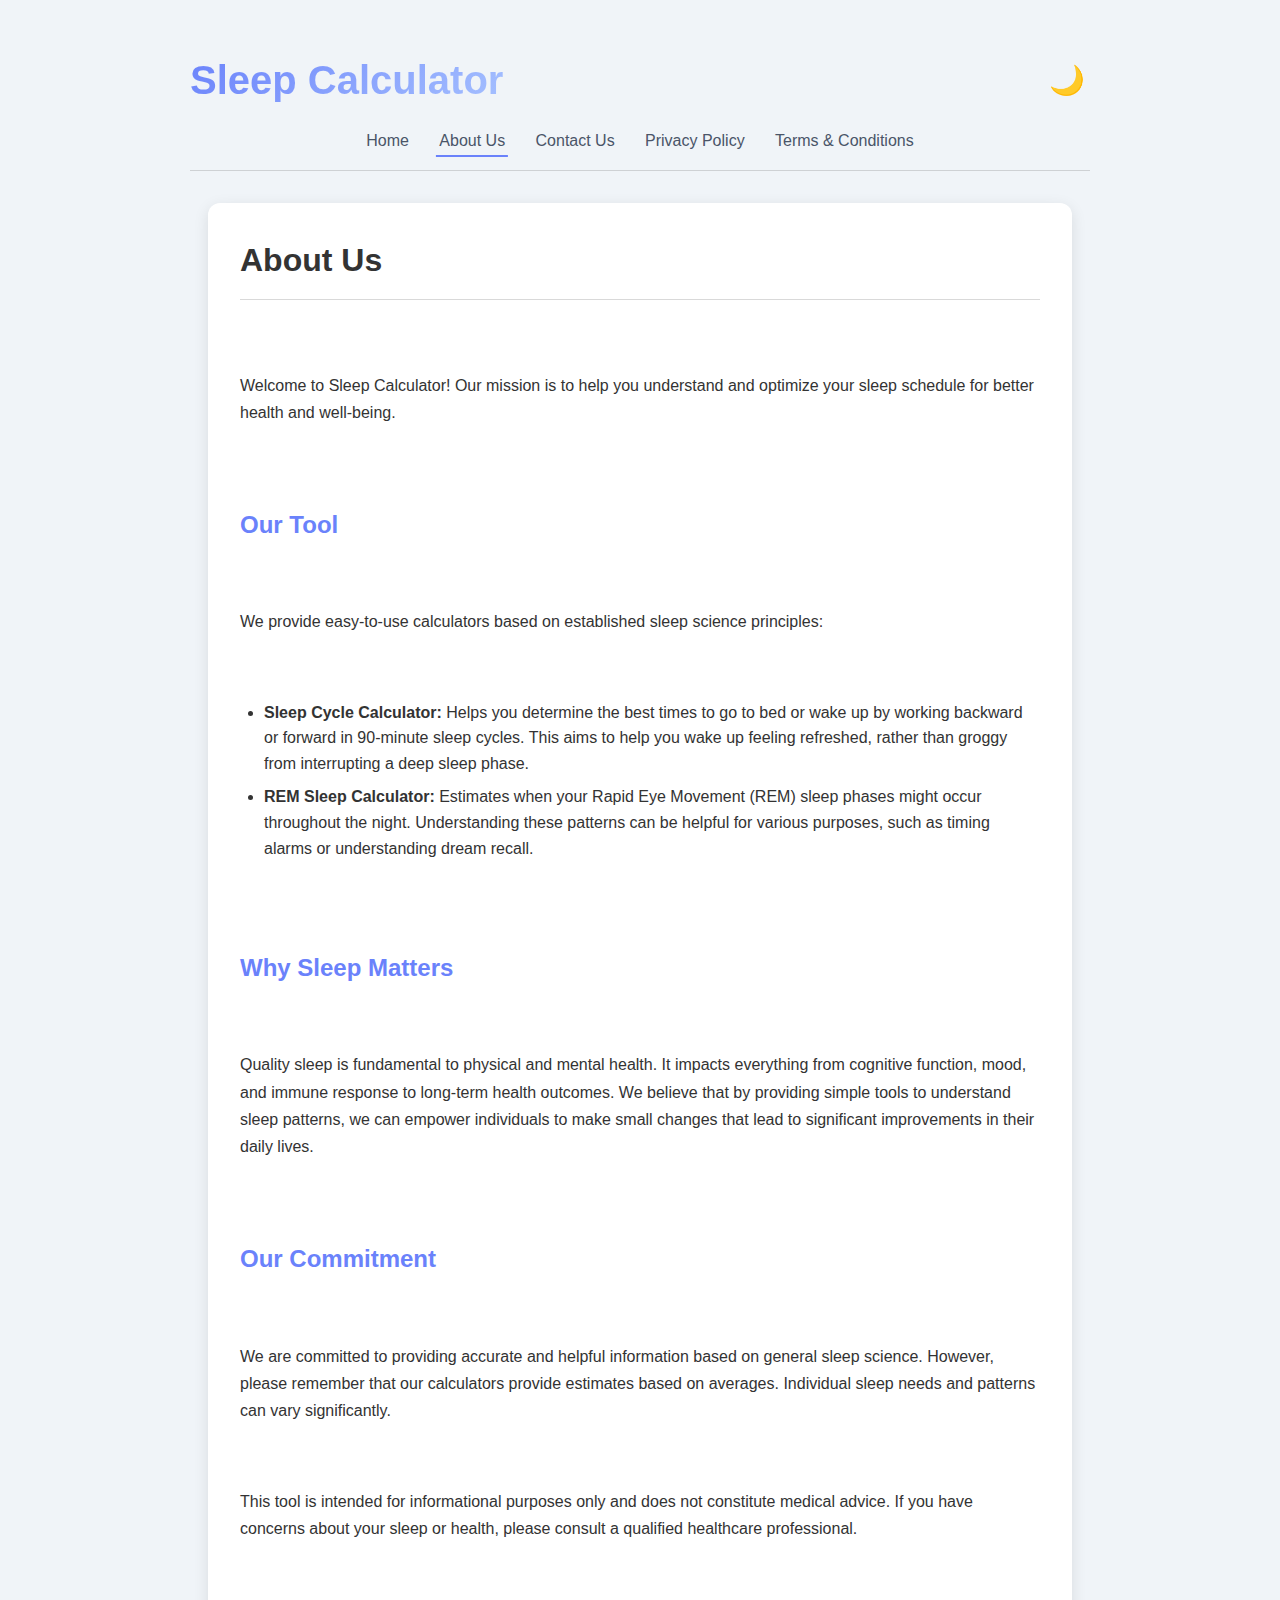
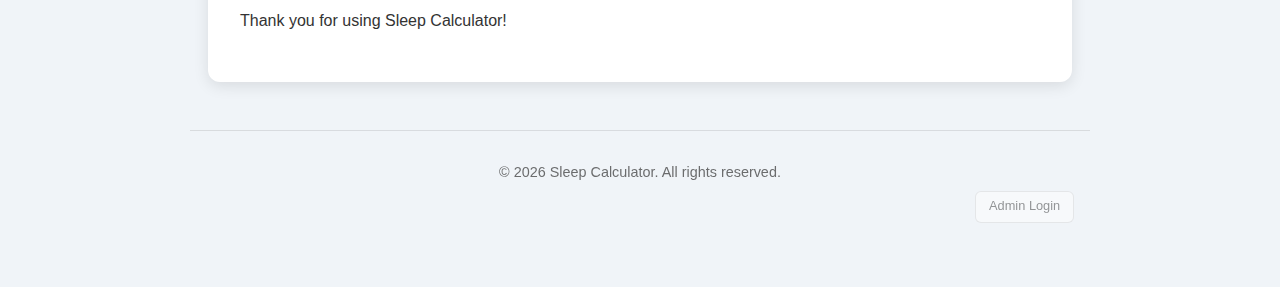
<file: about.html>
<!doctype html>
      <html lang="en">
      <head>
        <meta charset="UTF-8" />
        <link rel="icon" type="image/svg+xml" href="/favicon.svg" />
        <meta name="viewport" content="width=device-width, initial-scale=1.0" />
        <title>About Us - Sleep Calculator</title>
        <link rel="stylesheet" href="/style.css">
      </head>
      <body class="light-mode">
        <div id="app">
          <header>
            <div class="header-top">
              <h1>Sleep Calculator</h1>
              <button id="theme-toggle" aria-label="Toggle light/dark mode">🌙</button>
            </div>
            <nav class="main-nav">
              <ul>
                <li><a href="/">Home</a></li>
                <li><a href="/about.html" class="active">About Us</a></li>
                <li><a href="/contact.html">Contact Us</a></li>
                <li><a href="/privacy.html">Privacy Policy</a></li>
                <li><a href="/terms.html">Terms & Conditions</a></li>
              </ul>
            </nav>
          </header>

          <main class="static-page-content">
            <h1>About Us</h1>

            <p>Welcome to Sleep Calculator! Our mission is to help you understand and optimize your sleep schedule for better health and well-being.</p>

            <h2>Our Tool</h2>
            <p>We provide easy-to-use calculators based on established sleep science principles:</p>
            <ul>
              <li><strong>Sleep Cycle Calculator:</strong> Helps you determine the best times to go to bed or wake up by working backward or forward in 90-minute sleep cycles. This aims to help you wake up feeling refreshed, rather than groggy from interrupting a deep sleep phase.</li>
              <li><strong>REM Sleep Calculator:</strong> Estimates when your Rapid Eye Movement (REM) sleep phases might occur throughout the night. Understanding these patterns can be helpful for various purposes, such as timing alarms or understanding dream recall.</li>
            </ul>

            <h2>Why Sleep Matters</h2>
            <p>Quality sleep is fundamental to physical and mental health. It impacts everything from cognitive function, mood, and immune response to long-term health outcomes. We believe that by providing simple tools to understand sleep patterns, we can empower individuals to make small changes that lead to significant improvements in their daily lives.</p>

            <h2>Our Commitment</h2>
            <p>We are committed to providing accurate and helpful information based on general sleep science. However, please remember that our calculators provide estimates based on averages. Individual sleep needs and patterns can vary significantly.</p>
            <p>This tool is intended for informational purposes only and does not constitute medical advice. If you have concerns about your sleep or health, please consult a qualified healthcare professional.</p>

            <p>Thank you for using Sleep Calculator!</p>

          </main>

          <footer>
            <p>&copy; <span id="current-year"></span> Sleep Calculator. All rights reserved.</p>
             <!-- Update link to point to admin-login.html -->
            <a href="/admin-login.html" class="admin-login-button">Admin Login</a>
          </footer>
        </div>
        <script>
          // Basic theme handling for static pages
          const themeToggle = document.getElementById('theme-toggle');
          const currentYearSpan = document.getElementById('current-year');
          if (currentYearSpan) currentYearSpan.textContent = new Date().getFullYear();

          function applyStaticTheme() {
            const savedTheme = localStorage.getItem('theme');
            if (savedTheme === 'dark') {
              document.body.classList.add('dark-mode');
              document.body.classList.remove('light-mode');
              if (themeToggle) themeToggle.textContent = '☀️';
            } else {
              document.body.classList.add('light-mode');
              document.body.classList.remove('dark-mode');
              if (themeToggle) themeToggle.textContent = '🌙';
            }
          }

          function toggleStaticTheme() {
            document.body.classList.toggle('dark-mode');
            document.body.classList.toggle('light-mode');
            const isDarkMode = document.body.classList.contains('dark-mode');
            if (themeToggle) themeToggle.textContent = isDarkMode ? '☀️' : '🌙';
            localStorage.setItem('theme', isDarkMode ? 'dark' : 'light');
          }

          if (themeToggle) themeToggle.addEventListener('click', toggleStaticTheme);
          applyStaticTheme();

          // Set active link based on current page
          document.addEventListener('DOMContentLoaded', () => {
            const currentPath = window.location.pathname;
            const navLinks = document.querySelectorAll('.main-nav a');
            navLinks.forEach(link => {
              if (link.getAttribute('href') === currentPath) {
                link.classList.add('active');
              } else {
                link.classList.remove('active');
              }
            });
             // Ensure home link is active only on the root page
             if (currentPath !== '/') {
                 const homeLink = document.querySelector('.main-nav a[href="/"]');
                 if (homeLink) homeLink.classList.remove('active');
             } else {
                  const homeLink = document.querySelector('.main-nav a[href="/"]');
                 if (homeLink) homeLink.classList.add('active');
             }
          });
        </script>
      </body>
      </html>
</file>
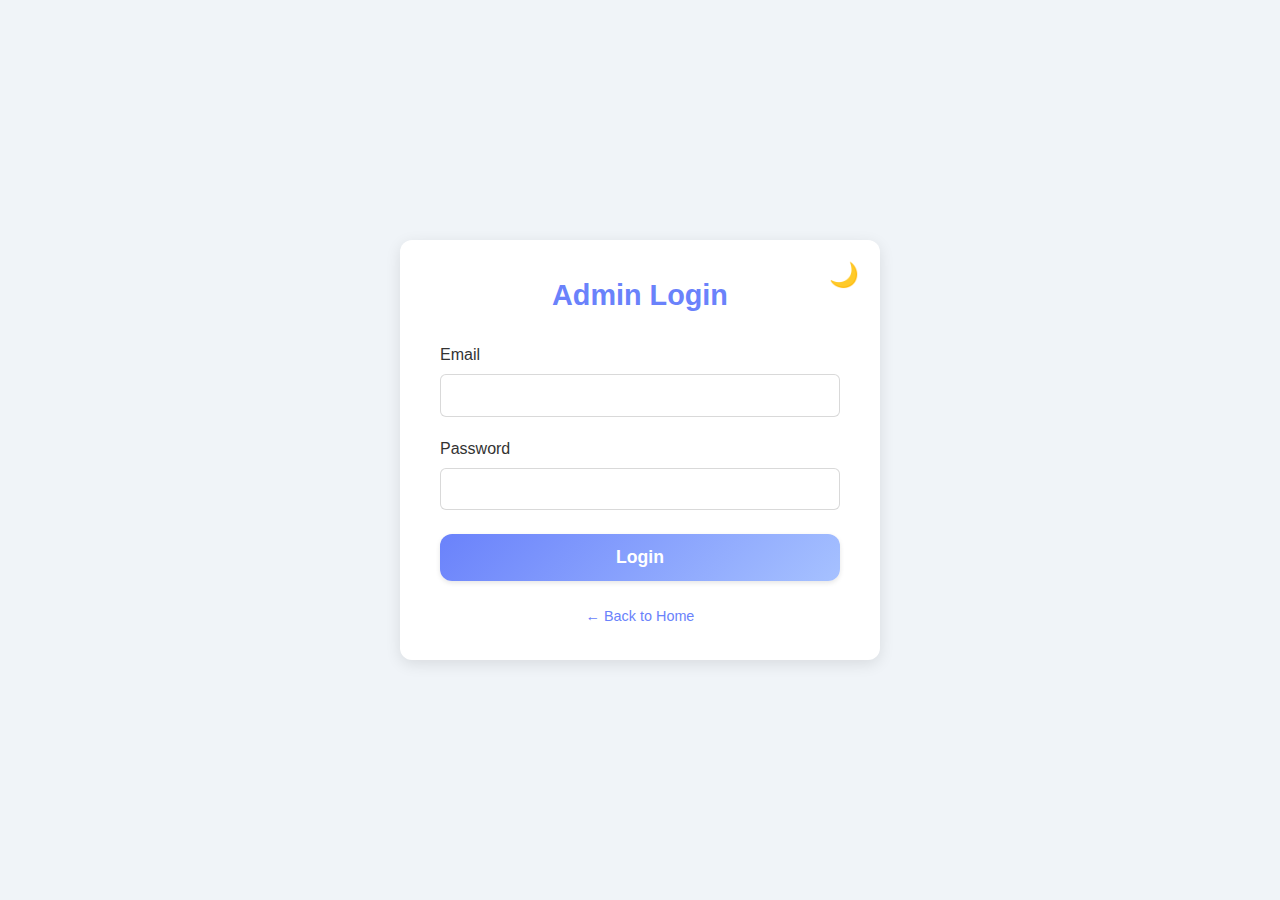
<file: admin-login.html>
<!DOCTYPE html>
      <html lang="en">
      <head>
          <meta charset="UTF-8">
          <meta name="viewport" content="width=device-width, initial-scale=1.0">
          <title>Admin Login - Sleep Calculator</title>
          <link rel="stylesheet" href="/style.css"> <!-- Reuse main styles -->
          <style>
              body {
                  display: flex;
                  justify-content: center;
                  align-items: center;
                  min-height: 100vh;
                  padding: 1rem;
                  box-sizing: border-box;
              }
              .login-container {
                  max-width: 400px;
                  width: 100%;
                  padding: 2rem 2.5rem;
                  border-radius: var(--border-radius);
                  background-color: var(--card-bg-light);
                  box-shadow: var(--shadow-light);
                  position: relative; /* For theme toggle positioning */
              }
              body.dark-mode .login-container {
                  background-color: var(--card-bg-dark);
                  box-shadow: var(--shadow-dark);
              }
              .login-container h1 {
                  text-align: center;
                  margin-top: 0;
                  margin-bottom: 1.5rem;
                  font-size: 1.8rem;
                  color: var(--primary-color-light);
              }
              body.dark-mode .login-container h1 {
                   color: var(--primary-color-dark);
              }
              .form-group { margin-bottom: 1.2rem; }
              .form-group label {
                  display: block;
                  font-weight: 500;
                  margin-bottom: 0.4rem;
              }
              .form-group input[type="email"],
              .form-group input[type="password"] {
                  width: 100%;
                  padding: 0.7rem 0.9rem;
                  border: 1px solid var(--input-border-light);
                  border-radius: calc(var(--border-radius) / 2);
                  font-size: 1rem;
                  background-color: var(--input-bg-light);
                  color: var(--text-color-light);
                  box-sizing: border-box;
                  transition: background-color var(--transition-speed), border-color var(--transition-speed), color var(--transition-speed);
              }
              body.dark-mode .form-group input[type="email"],
              body.dark-mode .form-group input[type="password"] {
                  background-color: var(--input-bg-dark);
                  color: var(--text-color-dark);
                  border-color: var(--input-border-dark);
              }
               .form-group input:focus {
                  outline: none;
                  border-color: var(--primary-color-light);
                  box-shadow: 0 0 0 2px rgba(106, 130, 251, 0.3);
              }
              body.dark-mode .form-group input:focus {
                  border-color: var(--primary-color-dark);
                  box-shadow: 0 0 0 2px rgba(90, 85, 226, 0.4);
              }
              .login-button { /* Use specific class */
                  width: 100%;
                  padding: 0.8rem 1.5rem; font-size: 1.1rem; font-weight: 600; color: white; border: none;
                  border-radius: var(--border-radius); cursor: pointer; transition: transform 0.2s, box-shadow 0.2s;
                  background: var(--gradient-light); box-shadow: 0 2px 5px rgba(0, 0, 0, 0.1); display: block; margin-top: 1.5rem;
              }
              body.dark-mode .login-button { background: var(--gradient-dark); box-shadow: 0 2px 8px rgba(0, 0, 0, 0.3); }
              .login-button:hover { transform: translateY(-2px); box-shadow: 0 4px 10px rgba(0, 0, 0, 0.15); }
              body.dark-mode .login-button:hover { box-shadow: 0 4px 12px rgba(0, 0, 0, 0.4); }
              .login-button:disabled {
                  opacity: 0.6;
                  cursor: not-allowed;
                  transform: none;
                  box-shadow: none;
              }
              #login-status {
                  margin-top: 1rem; padding: 0.8rem; border-radius: calc(var(--border-radius) / 2); display: none;
                  text-align: center; font-weight: 500;
              }
              #login-status.success { background-color: rgba(76, 175, 80, 0.1); color: #4CAF50; border: 1px solid rgba(76, 175, 80, 0.3); }
              #login-status.error { background-color: rgba(244, 67, 54, 0.1); color: #f44336; border: 1px solid rgba(244, 67, 54, 0.3); }
              body.dark-mode #login-status.success { color: #81C784; }
              body.dark-mode #login-status.error { color: #E57373; }
              #theme-toggle { /* Position theme toggle */
                  position: absolute;
                  top: 1rem;
                  right: 1rem;
                  background: none; border: none; font-size: 1.5rem; cursor: pointer; padding: 5px; border-radius: 50%;
                  transition: background-color var(--transition-speed);
              }
              #theme-toggle:hover { background-color: rgba(128, 128, 128, 0.1); }
              .back-link {
                  display: block;
                  text-align: center;
                  margin-top: 1.5rem;
                  font-size: 0.9rem;
                  color: var(--primary-color-light);
                  text-decoration: none;
              }
              body.dark-mode .back-link {
                  color: var(--accent-color-dark);
              }
              .back-link:hover {
                  text-decoration: underline;
              }
          </style>
      </head>
      <body class="light-mode"> <!-- Start with light mode, JS can toggle -->
          <div class="login-container">
              <button id="theme-toggle" aria-label="Toggle light/dark mode">🌙</button>
              <h1>Admin Login</h1>
              <form id="admin-login-form">
                  <div class="form-group">
                      <label for="email">Email</label>
                      <input type="email" id="email" name="email" required autocomplete="email">
                  </div>
                  <div class="form-group">
                      <label for="password">Password</label>
                      <input type="password" id="password" name="password" required autocomplete="current-password">
                  </div>
                  <button type="submit" class="login-button" id="login-button">Login</button>
                  <div id="login-status"></div>
              </form>
              <a href="/" class="back-link">← Back to Home</a>
          </div>

          <script type="module" src="/admin-login.js"></script>
      </body>
      </html>
</file>
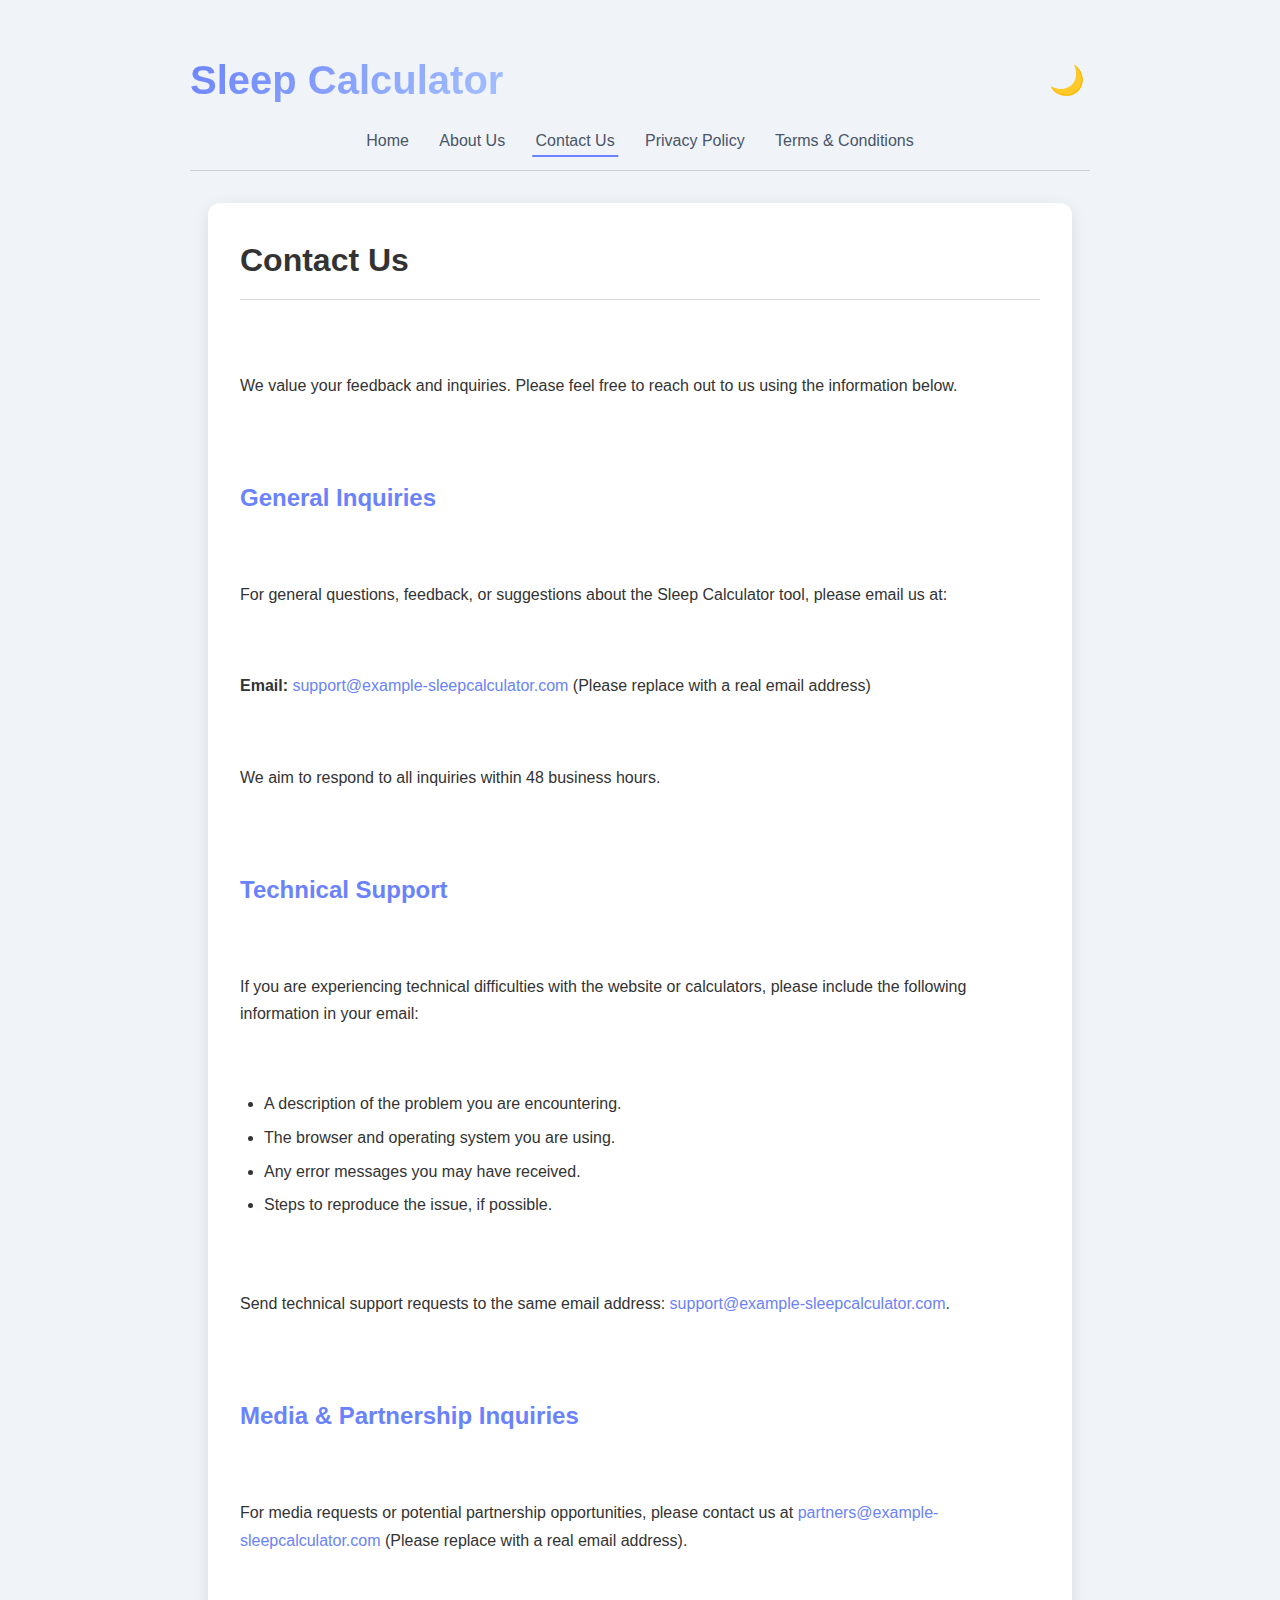
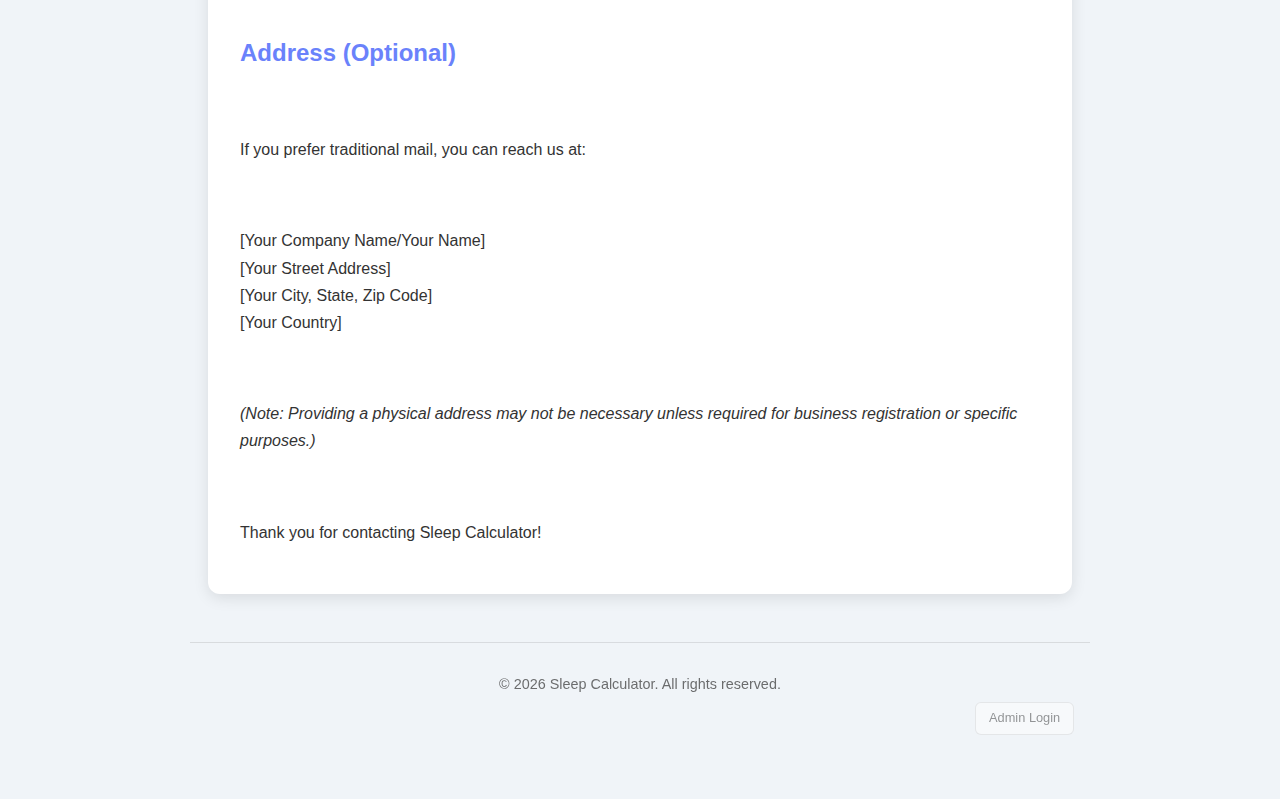
<file: contact.html>
<!doctype html>
      <html lang="en">
      <head>
        <meta charset="UTF-8" />
        <link rel="icon" type="image/svg+xml" href="/favicon.svg" />
        <meta name="viewport" content="width=device-width, initial-scale=1.0" />
        <title>Contact Us - Sleep Calculator</title>
        <link rel="stylesheet" href="/style.css">
      </head>
      <body class="light-mode">
        <div id="app">
           <header>
            <div class="header-top">
              <h1>Sleep Calculator</h1>
              <button id="theme-toggle" aria-label="Toggle light/dark mode">🌙</button>
            </div>
            <nav class="main-nav">
              <ul>
                <li><a href="/">Home</a></li>
                <li><a href="/about.html">About Us</a></li>
                <li><a href="/contact.html" class="active">Contact Us</a></li>
                <li><a href="/privacy.html">Privacy Policy</a></li>
                <li><a href="/terms.html">Terms & Conditions</a></li>
              </ul>
            </nav>
          </header>

          <main class="static-page-content">
            <h1>Contact Us</h1>

            <p>We value your feedback and inquiries. Please feel free to reach out to us using the information below.</p>

            <h2>General Inquiries</h2>
            <p>For general questions, feedback, or suggestions about the Sleep Calculator tool, please email us at:</p>
            <p><strong>Email:</strong> <a href="mailto:support@example-sleepcalculator.com">support@example-sleepcalculator.com</a> (Please replace with a real email address)</p>
            <p>We aim to respond to all inquiries within 48 business hours.</p>

            <h2>Technical Support</h2>
            <p>If you are experiencing technical difficulties with the website or calculators, please include the following information in your email:</p>
            <ul>
              <li>A description of the problem you are encountering.</li>
              <li>The browser and operating system you are using.</li>
              <li>Any error messages you may have received.</li>
              <li>Steps to reproduce the issue, if possible.</li>
            </ul>
            <p>Send technical support requests to the same email address: <a href="mailto:support@example-sleepcalculator.com">support@example-sleepcalculator.com</a>.</p>

            <h2>Media & Partnership Inquiries</h2>
            <p>For media requests or potential partnership opportunities, please contact us at <a href="mailto:partners@example-sleepcalculator.com">partners@example-sleepcalculator.com</a> (Please replace with a real email address).</p>

            <h2>Address (Optional)</h2>
            <p>If you prefer traditional mail, you can reach us at:</p>
            <p>[Your Company Name/Your Name]<br>
               [Your Street Address]<br>
               [Your City, State, Zip Code]<br>
               [Your Country]</p>
            <p><em>(Note: Providing a physical address may not be necessary unless required for business registration or specific purposes.)</em></p>

            <p>Thank you for contacting Sleep Calculator!</p>

          </main>

          <footer>
            <p>&copy; <span id="current-year"></span> Sleep Calculator. All rights reserved.</p>
             <!-- Update link to point to admin-login.html -->
            <a href="/admin-login.html" class="admin-login-button">Admin Login</a>
          </footer>
        </div>
         <script>
          // Basic theme handling for static pages
          const themeToggle = document.getElementById('theme-toggle');
          const currentYearSpan = document.getElementById('current-year');
          if (currentYearSpan) currentYearSpan.textContent = new Date().getFullYear();

          function applyStaticTheme() {
            const savedTheme = localStorage.getItem('theme');
            if (savedTheme === 'dark') {
              document.body.classList.add('dark-mode');
              document.body.classList.remove('light-mode');
              if (themeToggle) themeToggle.textContent = '☀️';
            } else {
              document.body.classList.add('light-mode');
              document.body.classList.remove('dark-mode');
              if (themeToggle) themeToggle.textContent = '🌙';
            }
          }

          function toggleStaticTheme() {
            document.body.classList.toggle('dark-mode');
            document.body.classList.toggle('light-mode');
            const isDarkMode = document.body.classList.contains('dark-mode');
            if (themeToggle) themeToggle.textContent = isDarkMode ? '☀️' : '🌙';
            localStorage.setItem('theme', isDarkMode ? 'dark' : 'light');
          }

          if (themeToggle) themeToggle.addEventListener('click', toggleStaticTheme);
          applyStaticTheme();

           // Set active link based on current page
          document.addEventListener('DOMContentLoaded', () => {
            const currentPath = window.location.pathname;
            const navLinks = document.querySelectorAll('.main-nav a');
            navLinks.forEach(link => {
              if (link.getAttribute('href') === currentPath) {
                link.classList.add('active');
              } else {
                link.classList.remove('active');
              }
            });
             // Ensure home link is active only on the root page
             if (currentPath !== '/') {
                 const homeLink = document.querySelector('.main-nav a[href="/"]');
                 if (homeLink) homeLink.classList.remove('active');
             }
          });
        </script>
      </body>
      </html>
</file>
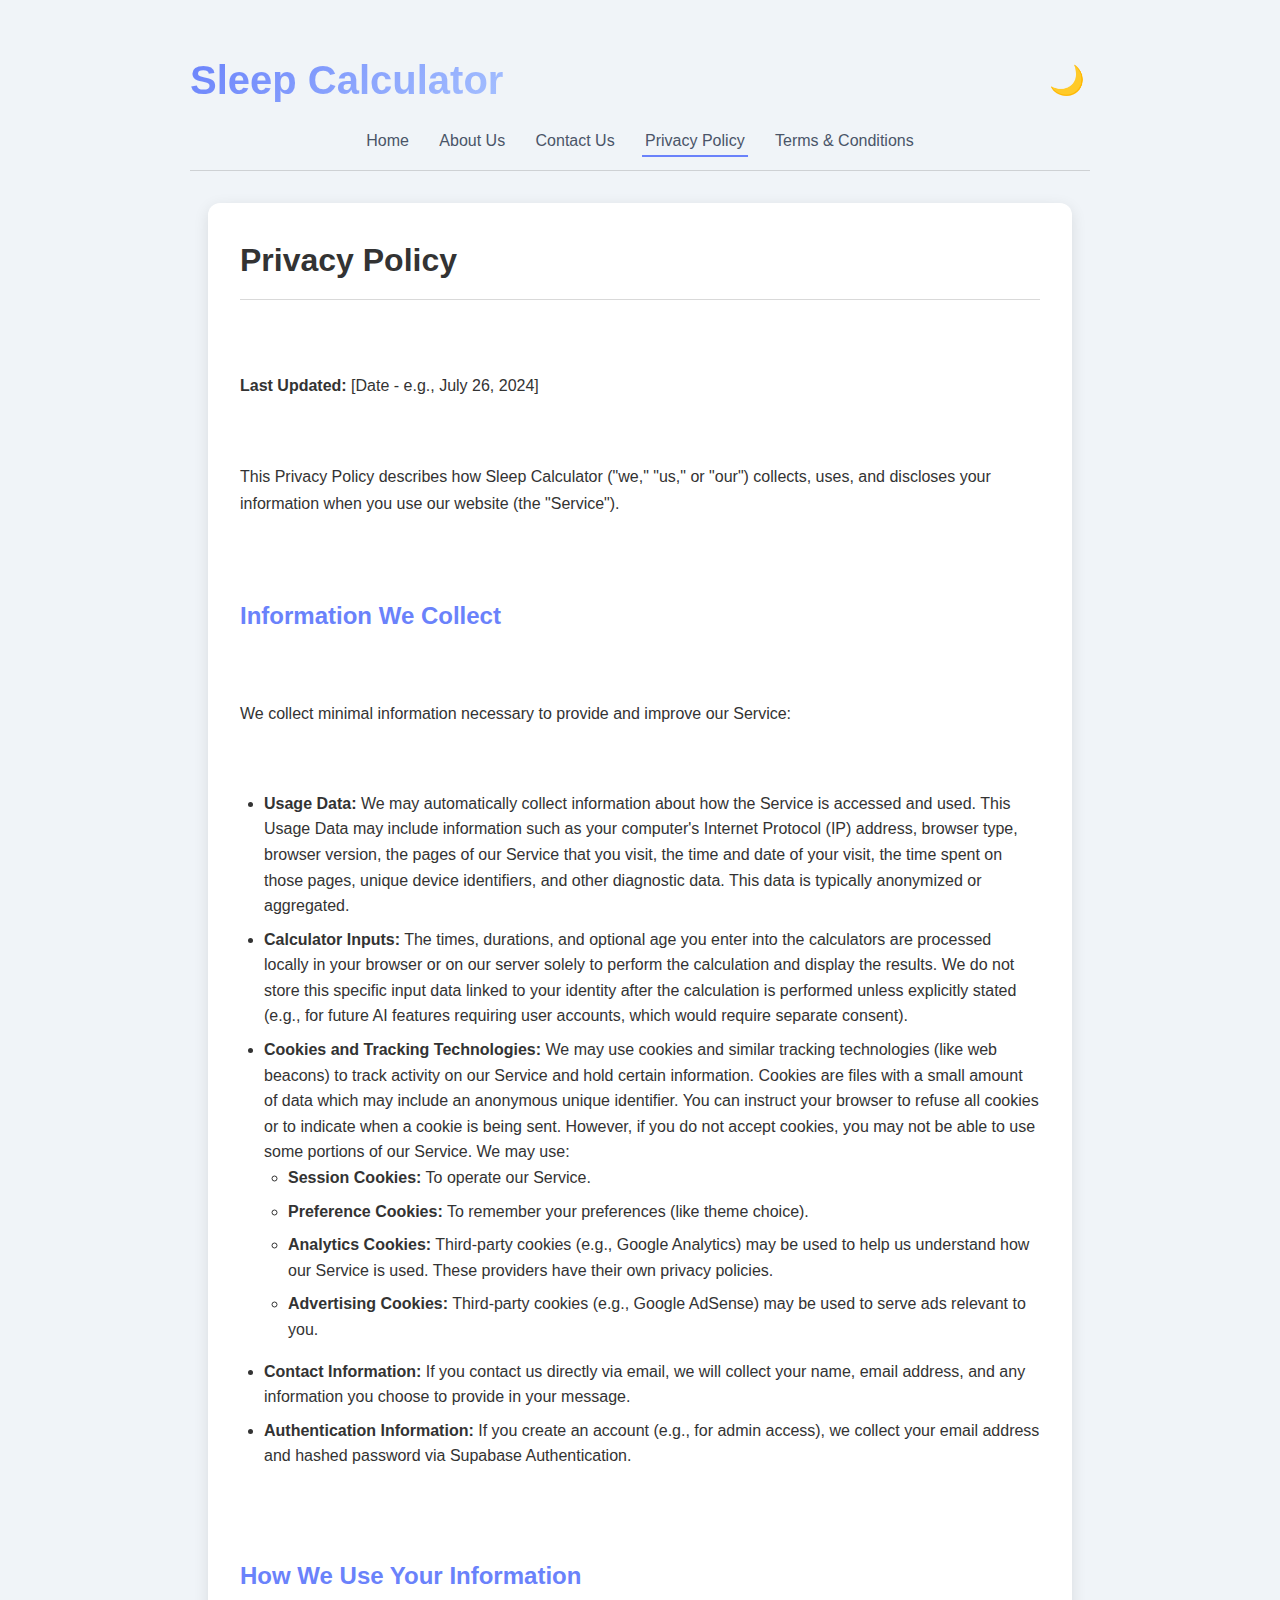
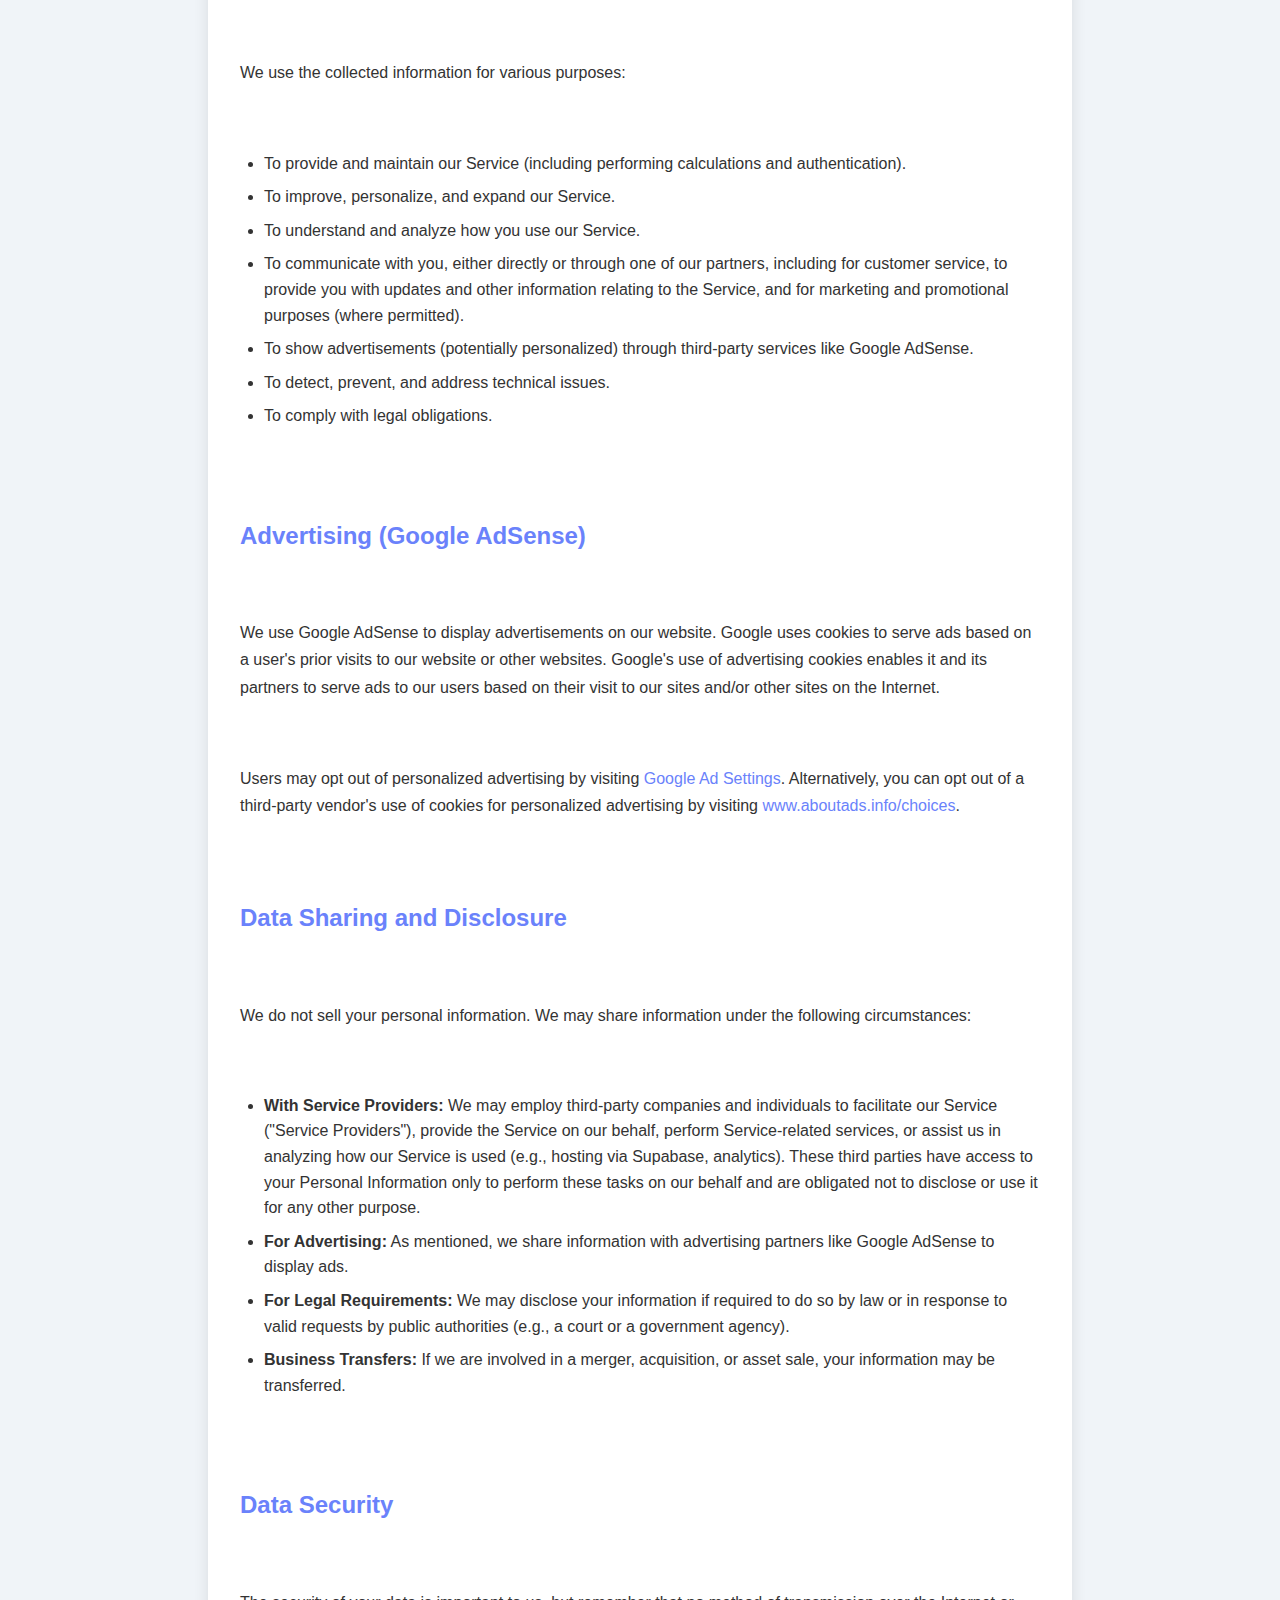
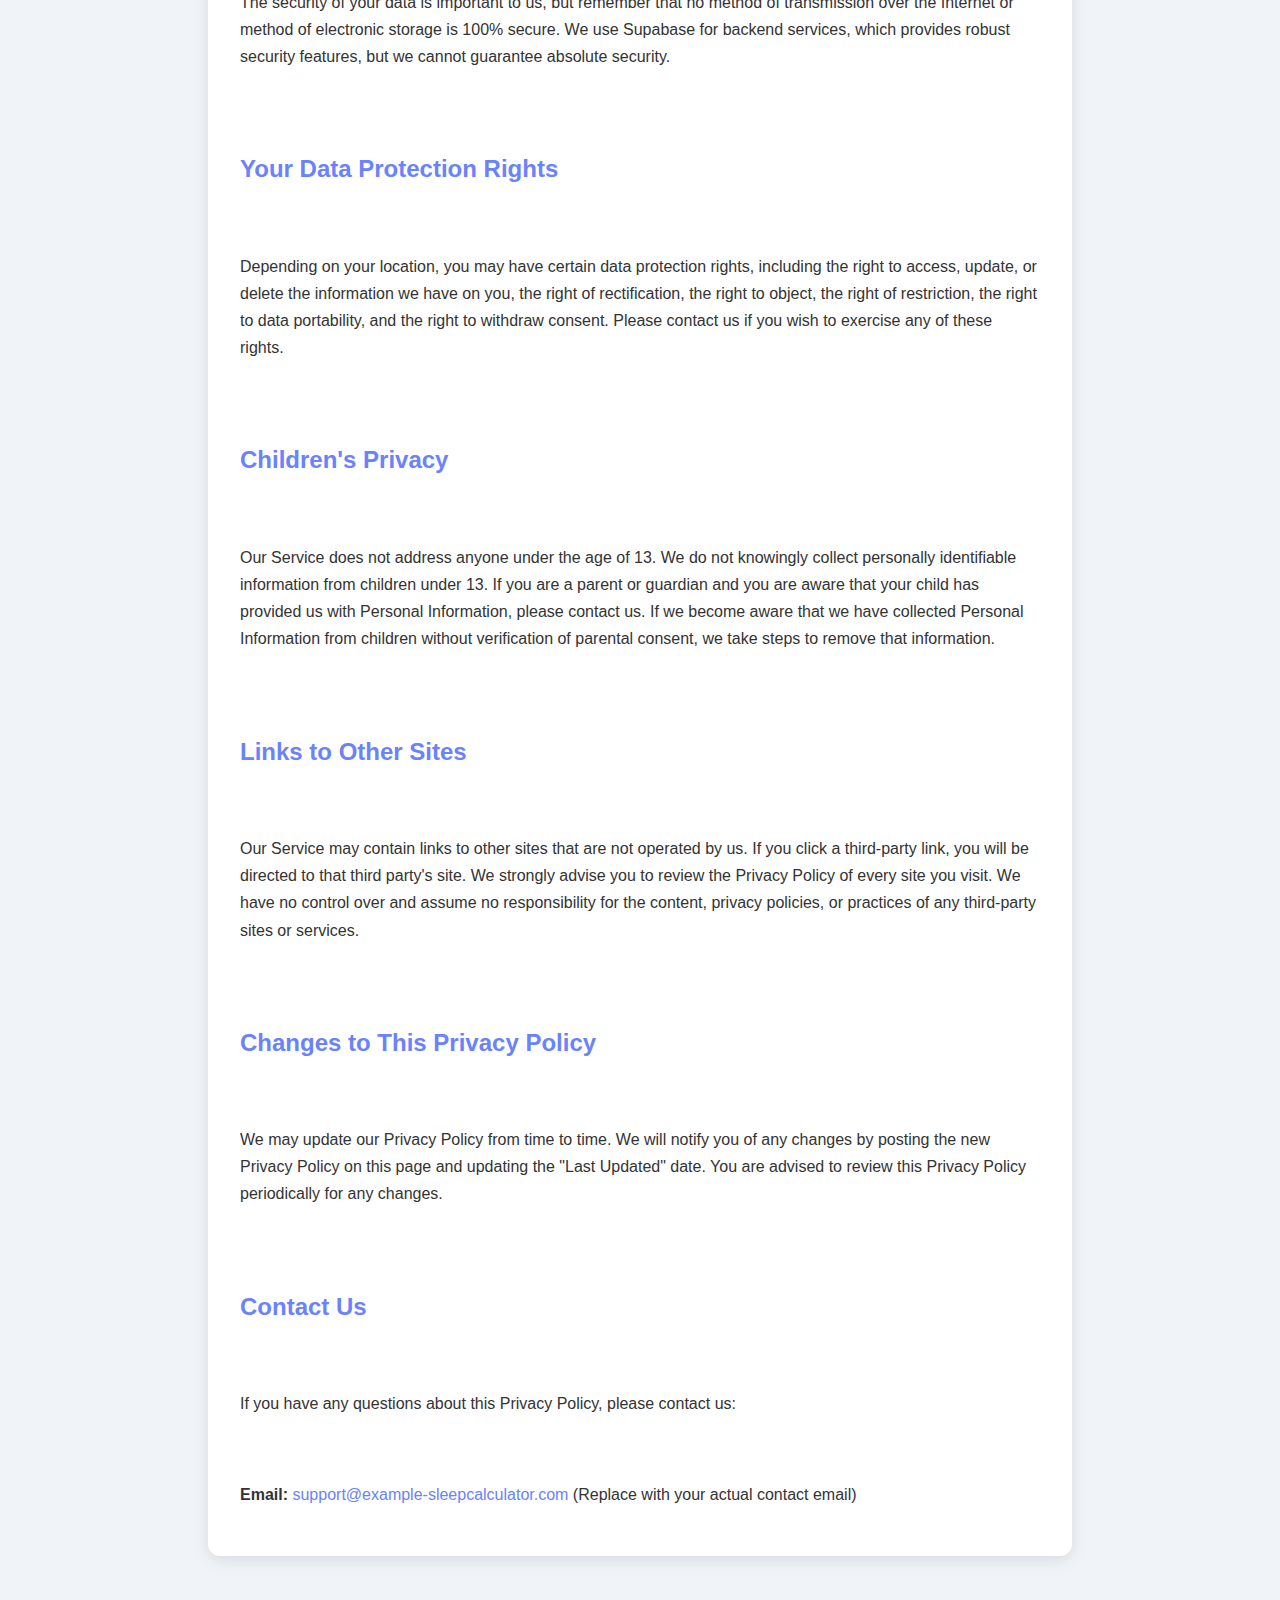
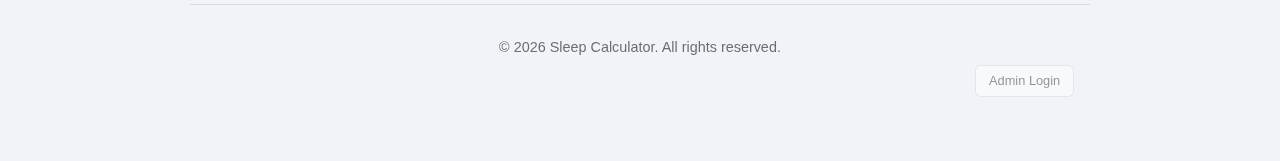
<file: privacy.html>
<!doctype html>
      <html lang="en">
      <head>
        <meta charset="UTF-8" />
        <link rel="icon" type="image/svg+xml" href="/favicon.svg" />
        <meta name="viewport" content="width=device-width, initial-scale=1.0" />
        <title>Privacy Policy - Sleep Calculator</title>
        <link rel="stylesheet" href="/style.css">
      </head>
      <body class="light-mode">
        <div id="app">
           <header>
            <div class="header-top">
              <h1>Sleep Calculator</h1>
              <button id="theme-toggle" aria-label="Toggle light/dark mode">🌙</button>
            </div>
            <nav class="main-nav">
              <ul>
                <li><a href="/">Home</a></li>
                <li><a href="/about.html">About Us</a></li>
                <li><a href="/contact.html">Contact Us</a></li>
                <li><a href="/privacy.html" class="active">Privacy Policy</a></li>
                <li><a href="/terms.html">Terms & Conditions</a></li>
              </ul>
            </nav>
          </header>

          <main class="static-page-content">
            <h1>Privacy Policy</h1>
            <p><strong>Last Updated:</strong> [Date - e.g., July 26, 2024]</p>

            <p>This Privacy Policy describes how Sleep Calculator ("we," "us," or "our") collects, uses, and discloses your information when you use our website (the "Service").</p>

            <h2>Information We Collect</h2>
            <p>We collect minimal information necessary to provide and improve our Service:</p>
            <ul>
              <li><strong>Usage Data:</strong> We may automatically collect information about how the Service is accessed and used. This Usage Data may include information such as your computer's Internet Protocol (IP) address, browser type, browser version, the pages of our Service that you visit, the time and date of your visit, the time spent on those pages, unique device identifiers, and other diagnostic data. This data is typically anonymized or aggregated.</li>
              <li><strong>Calculator Inputs:</strong> The times, durations, and optional age you enter into the calculators are processed locally in your browser or on our server solely to perform the calculation and display the results. We do not store this specific input data linked to your identity after the calculation is performed unless explicitly stated (e.g., for future AI features requiring user accounts, which would require separate consent).</li>
              <li><strong>Cookies and Tracking Technologies:</strong> We may use cookies and similar tracking technologies (like web beacons) to track activity on our Service and hold certain information. Cookies are files with a small amount of data which may include an anonymous unique identifier. You can instruct your browser to refuse all cookies or to indicate when a cookie is being sent. However, if you do not accept cookies, you may not be able to use some portions of our Service. We may use:
                  <ul>
                      <li><strong>Session Cookies:</strong> To operate our Service.</li>
                      <li><strong>Preference Cookies:</strong> To remember your preferences (like theme choice).</li>
                      <li><strong>Analytics Cookies:</strong> Third-party cookies (e.g., Google Analytics) may be used to help us understand how our Service is used. These providers have their own privacy policies.</li>
                      <li><strong>Advertising Cookies:</strong> Third-party cookies (e.g., Google AdSense) may be used to serve ads relevant to you.</li>
                  </ul>
              </li>
               <li><strong>Contact Information:</strong> If you contact us directly via email, we will collect your name, email address, and any information you choose to provide in your message.</li>
               <li><strong>Authentication Information:</strong> If you create an account (e.g., for admin access), we collect your email address and hashed password via Supabase Authentication.</li>
            </ul>

            <h2>How We Use Your Information</h2>
            <p>We use the collected information for various purposes:</p>
            <ul>
              <li>To provide and maintain our Service (including performing calculations and authentication).</li>
              <li>To improve, personalize, and expand our Service.</li>
              <li>To understand and analyze how you use our Service.</li>
              <li>To communicate with you, either directly or through one of our partners, including for customer service, to provide you with updates and other information relating to the Service, and for marketing and promotional purposes (where permitted).</li>
              <li>To show advertisements (potentially personalized) through third-party services like Google AdSense.</li>
              <li>To detect, prevent, and address technical issues.</li>
              <li>To comply with legal obligations.</li>
            </ul>

             <h2>Advertising (Google AdSense)</h2>
              <p>We use Google AdSense to display advertisements on our website. Google uses cookies to serve ads based on a user's prior visits to our website or other websites. Google's use of advertising cookies enables it and its partners to serve ads to our users based on their visit to our sites and/or other sites on the Internet.</p>
              <p>Users may opt out of personalized advertising by visiting <a href="https://www.google.com/settings/ads" target="_blank" rel="noopener noreferrer">Google Ad Settings</a>. Alternatively, you can opt out of a third-party vendor's use of cookies for personalized advertising by visiting <a href="http://www.aboutads.info/choices/" target="_blank" rel="noopener noreferrer">www.aboutads.info/choices</a>.</p>


            <h2>Data Sharing and Disclosure</h2>
            <p>We do not sell your personal information. We may share information under the following circumstances:</p>
            <ul>
              <li><strong>With Service Providers:</strong> We may employ third-party companies and individuals to facilitate our Service ("Service Providers"), provide the Service on our behalf, perform Service-related services, or assist us in analyzing how our Service is used (e.g., hosting via Supabase, analytics). These third parties have access to your Personal Information only to perform these tasks on our behalf and are obligated not to disclose or use it for any other purpose.</li>
              <li><strong>For Advertising:</strong> As mentioned, we share information with advertising partners like Google AdSense to display ads.</li>
              <li><strong>For Legal Requirements:</strong> We may disclose your information if required to do so by law or in response to valid requests by public authorities (e.g., a court or a government agency).</li>
              <li><strong>Business Transfers:</strong> If we are involved in a merger, acquisition, or asset sale, your information may be transferred.</li>
            </ul>

            <h2>Data Security</h2>
            <p>The security of your data is important to us, but remember that no method of transmission over the Internet or method of electronic storage is 100% secure. We use Supabase for backend services, which provides robust security features, but we cannot guarantee absolute security.</p>

            <h2>Your Data Protection Rights</h2>
            <p>Depending on your location, you may have certain data protection rights, including the right to access, update, or delete the information we have on you, the right of rectification, the right to object, the right of restriction, the right to data portability, and the right to withdraw consent. Please contact us if you wish to exercise any of these rights.</p>

            <h2>Children's Privacy</h2>
            <p>Our Service does not address anyone under the age of 13. We do not knowingly collect personally identifiable information from children under 13. If you are a parent or guardian and you are aware that your child has provided us with Personal Information, please contact us. If we become aware that we have collected Personal Information from children without verification of parental consent, we take steps to remove that information.</p>

            <h2>Links to Other Sites</h2>
            <p>Our Service may contain links to other sites that are not operated by us. If you click a third-party link, you will be directed to that third party's site. We strongly advise you to review the Privacy Policy of every site you visit. We have no control over and assume no responsibility for the content, privacy policies, or practices of any third-party sites or services.</p>

            <h2>Changes to This Privacy Policy</h2>
            <p>We may update our Privacy Policy from time to time. We will notify you of any changes by posting the new Privacy Policy on this page and updating the "Last Updated" date. You are advised to review this Privacy Policy periodically for any changes.</p>

            <h2>Contact Us</h2>
            <p>If you have any questions about this Privacy Policy, please contact us:</p>
            <p><strong>Email:</strong> <a href="mailto:support@example-sleepcalculator.com">support@example-sleepcalculator.com</a> (Replace with your actual contact email)</p>

          </main>

          <footer>
            <p>&copy; <span id="current-year"></span> Sleep Calculator. All rights reserved.</p>
             <!-- Update link to point to admin-login.html -->
            <a href="/admin-login.html" class="admin-login-button">Admin Login</a>
          </footer>
        </div>
         <script>
          // Basic theme handling for static pages
          const themeToggle = document.getElementById('theme-toggle');
          const currentYearSpan = document.getElementById('current-year');
          if (currentYearSpan) currentYearSpan.textContent = new Date().getFullYear();

          function applyStaticTheme() {
            const savedTheme = localStorage.getItem('theme');
            if (savedTheme === 'dark') {
              document.body.classList.add('dark-mode');
              document.body.classList.remove('light-mode');
              if (themeToggle) themeToggle.textContent = '☀️';
            } else {
              document.body.classList.add('light-mode');
              document.body.classList.remove('dark-mode');
              if (themeToggle) themeToggle.textContent = '🌙';
            }
          }

          function toggleStaticTheme() {
            document.body.classList.toggle('dark-mode');
            document.body.classList.toggle('light-mode');
            const isDarkMode = document.body.classList.contains('dark-mode');
            if (themeToggle) themeToggle.textContent = isDarkMode ? '☀️' : '🌙';
            localStorage.setItem('theme', isDarkMode ? 'dark' : 'light');
          }

          if (themeToggle) themeToggle.addEventListener('click', toggleStaticTheme);
          applyStaticTheme();

           // Set active link based on current page
          document.addEventListener('DOMContentLoaded', () => {
            const currentPath = window.location.pathname;
            const navLinks = document.querySelectorAll('.main-nav a');
            navLinks.forEach(link => {
              if (link.getAttribute('href') === currentPath) {
                link.classList.add('active');
              } else {
                link.classList.remove('active');
              }
            });
             // Ensure home link is active only on the root page
             if (currentPath !== '/') {
                 const homeLink = document.querySelector('.main-nav a[href="/"]');
                 if (homeLink) homeLink.classList.remove('active');
             }
          });
        </script>
      </body>
      </html>
</file>
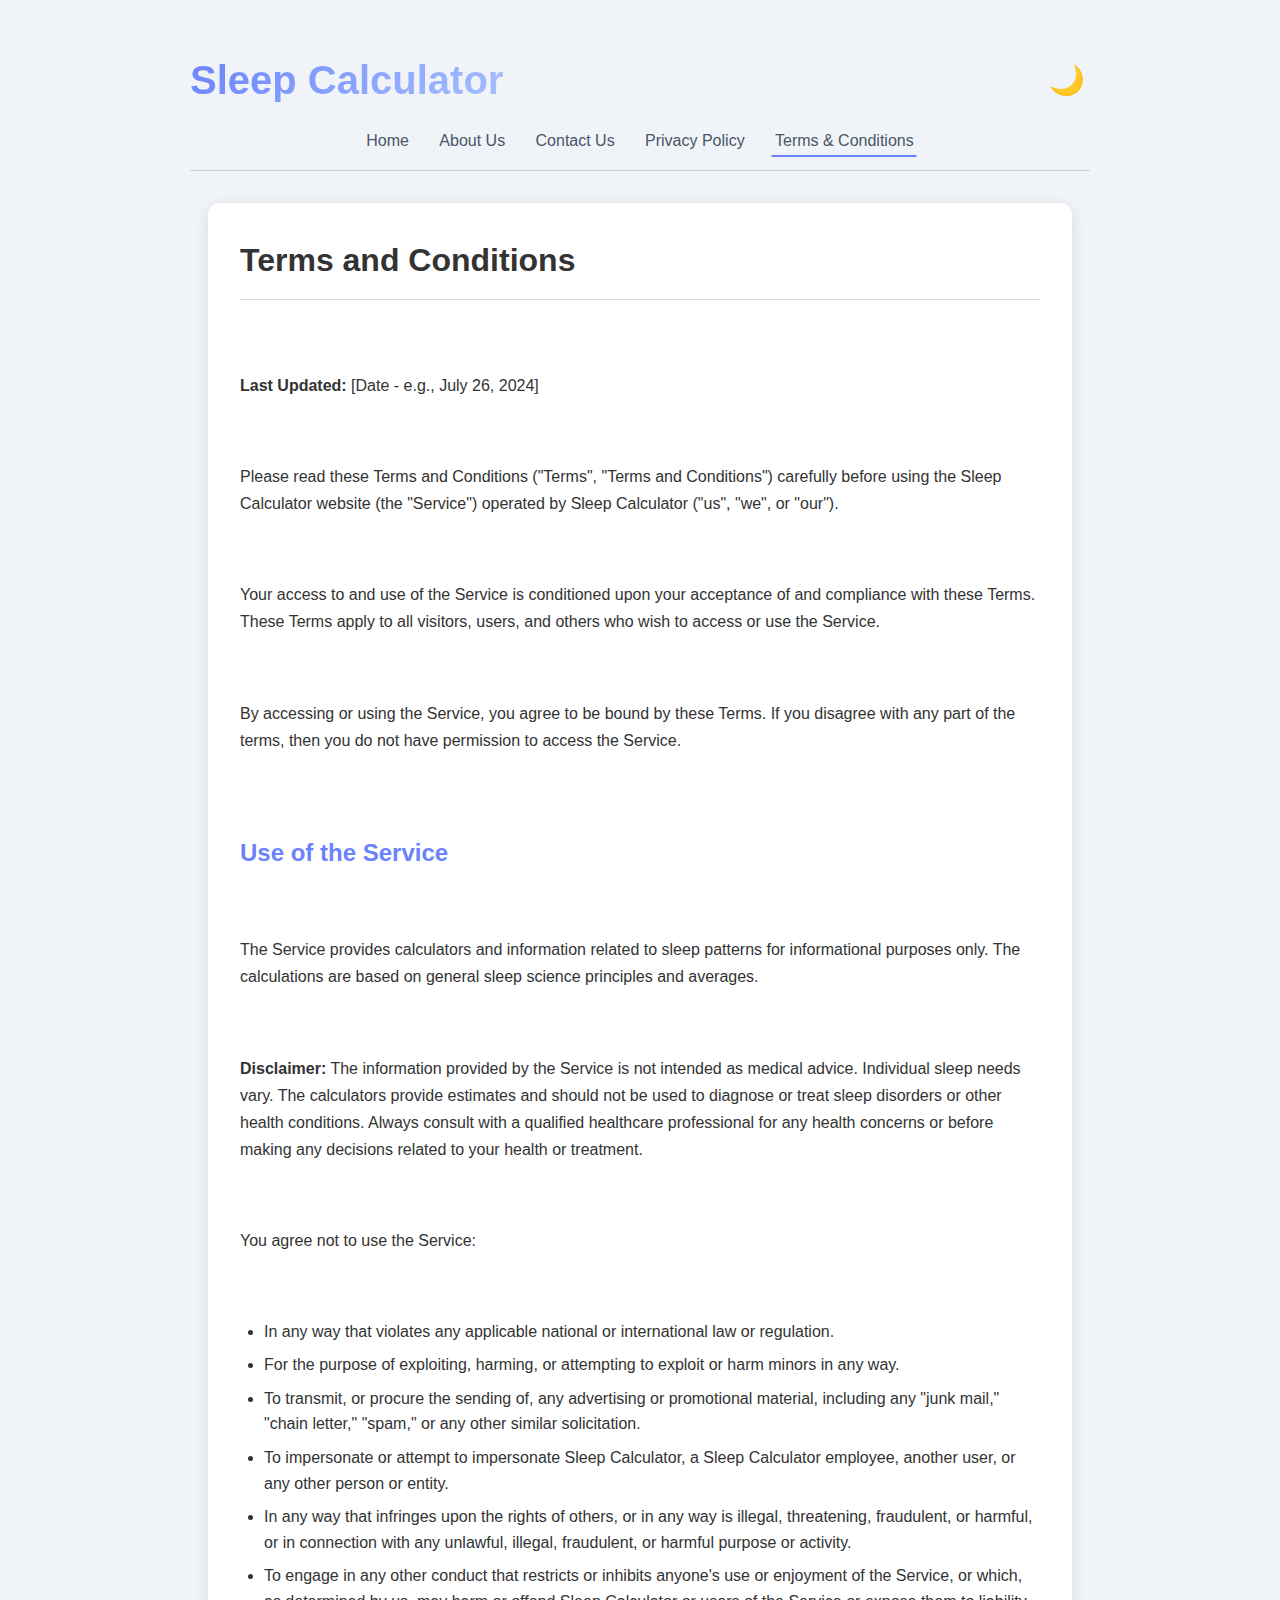
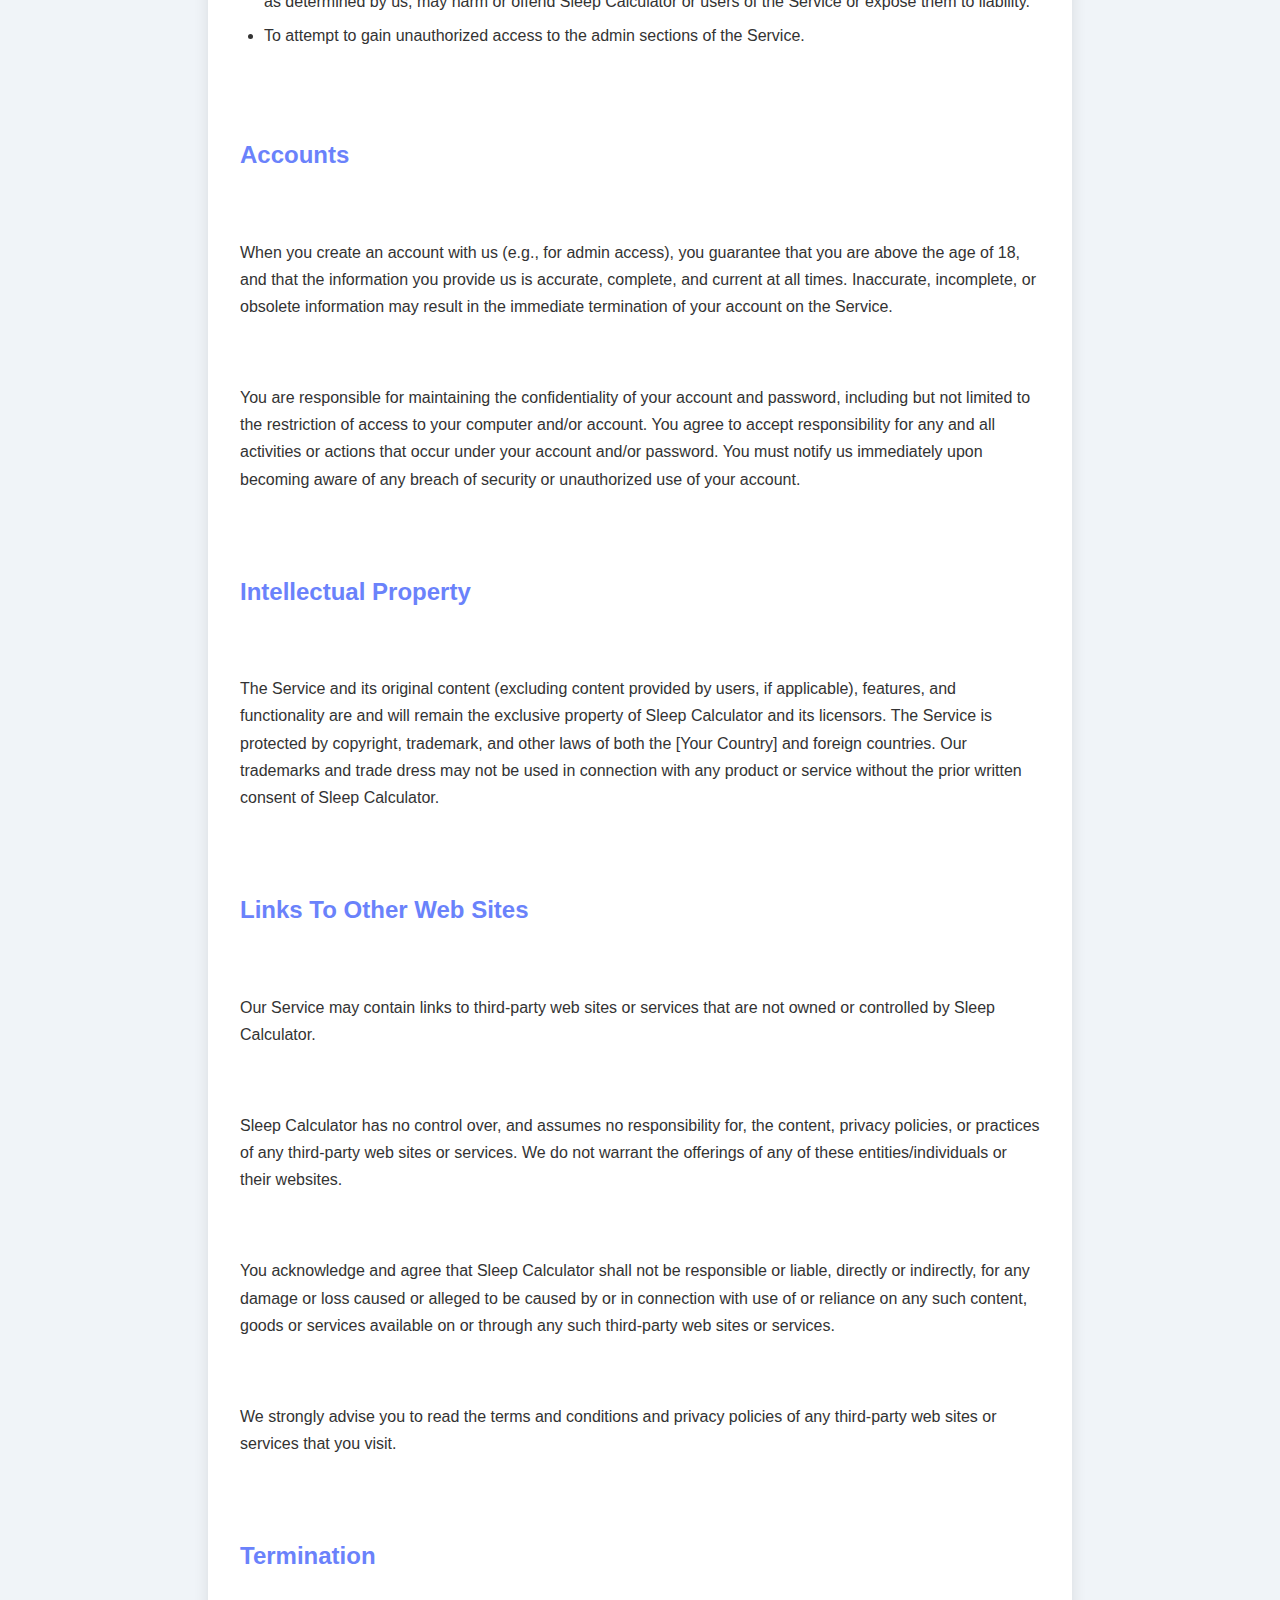
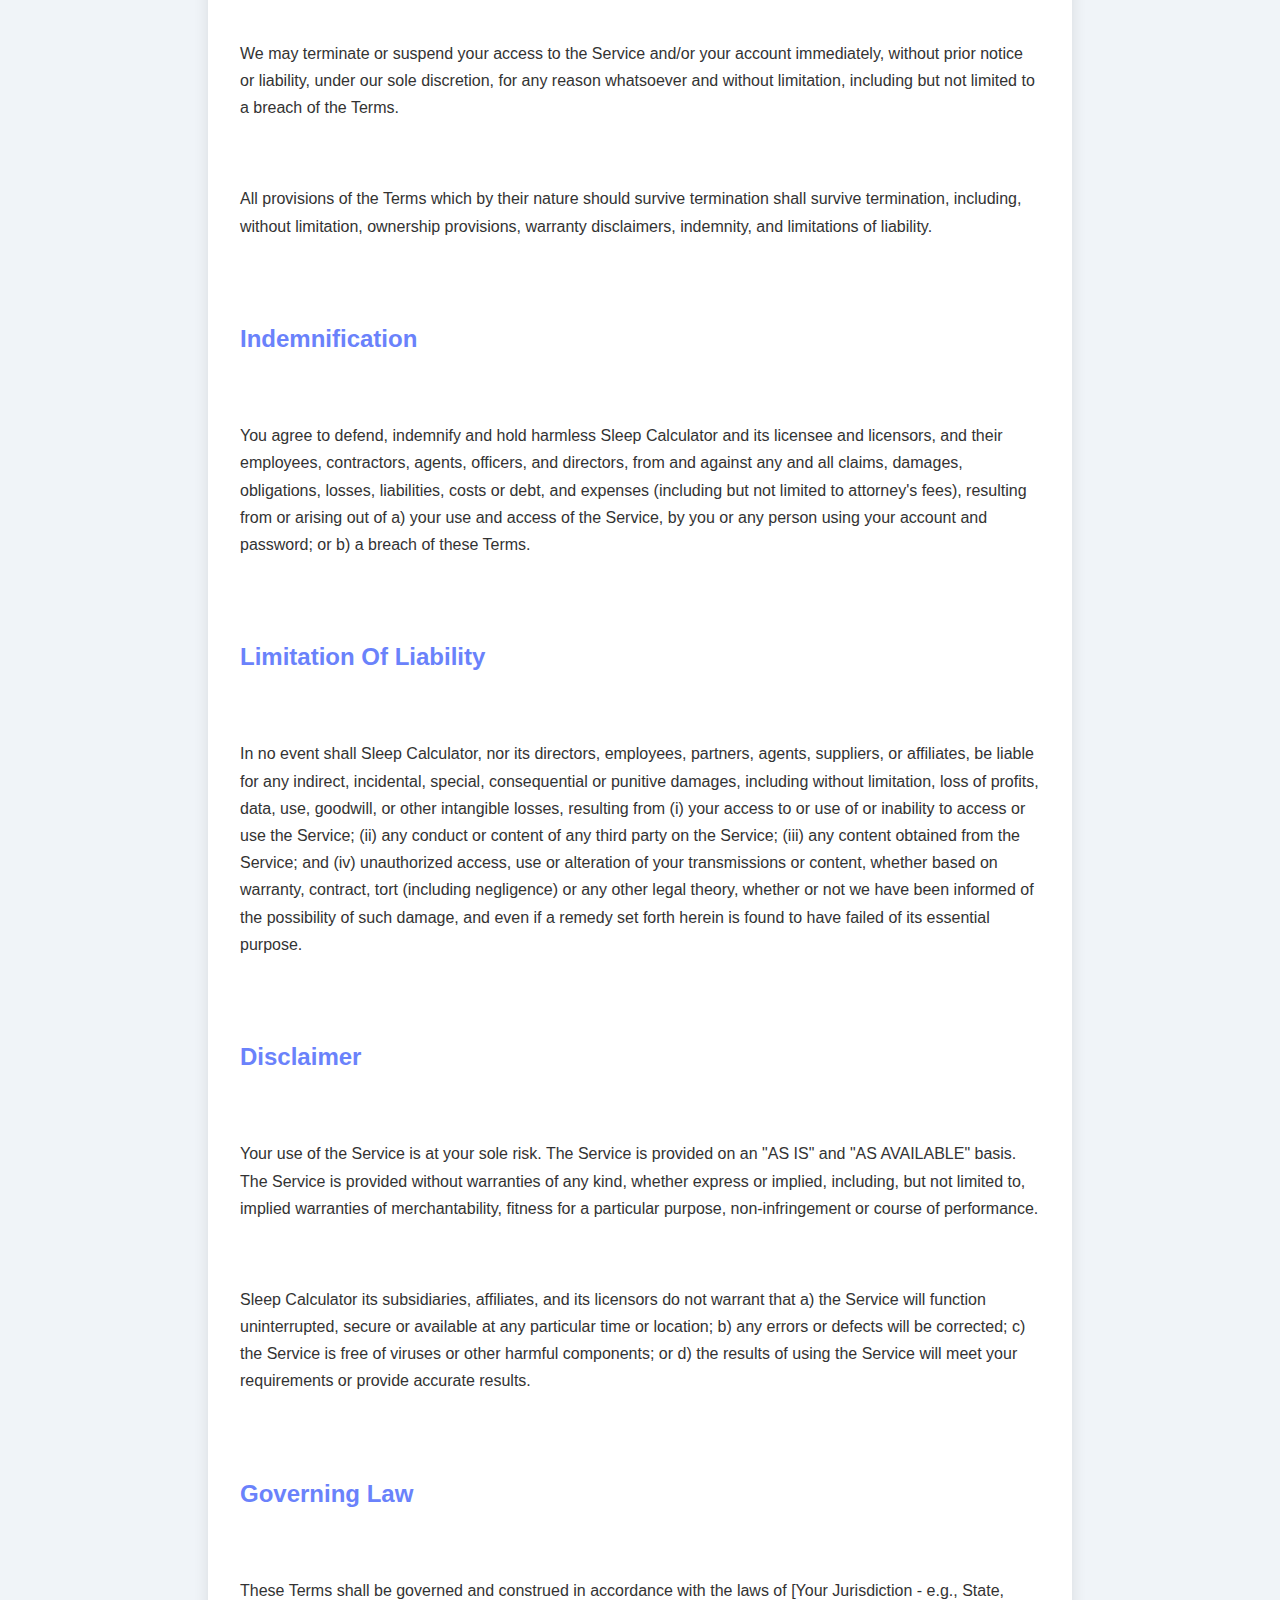
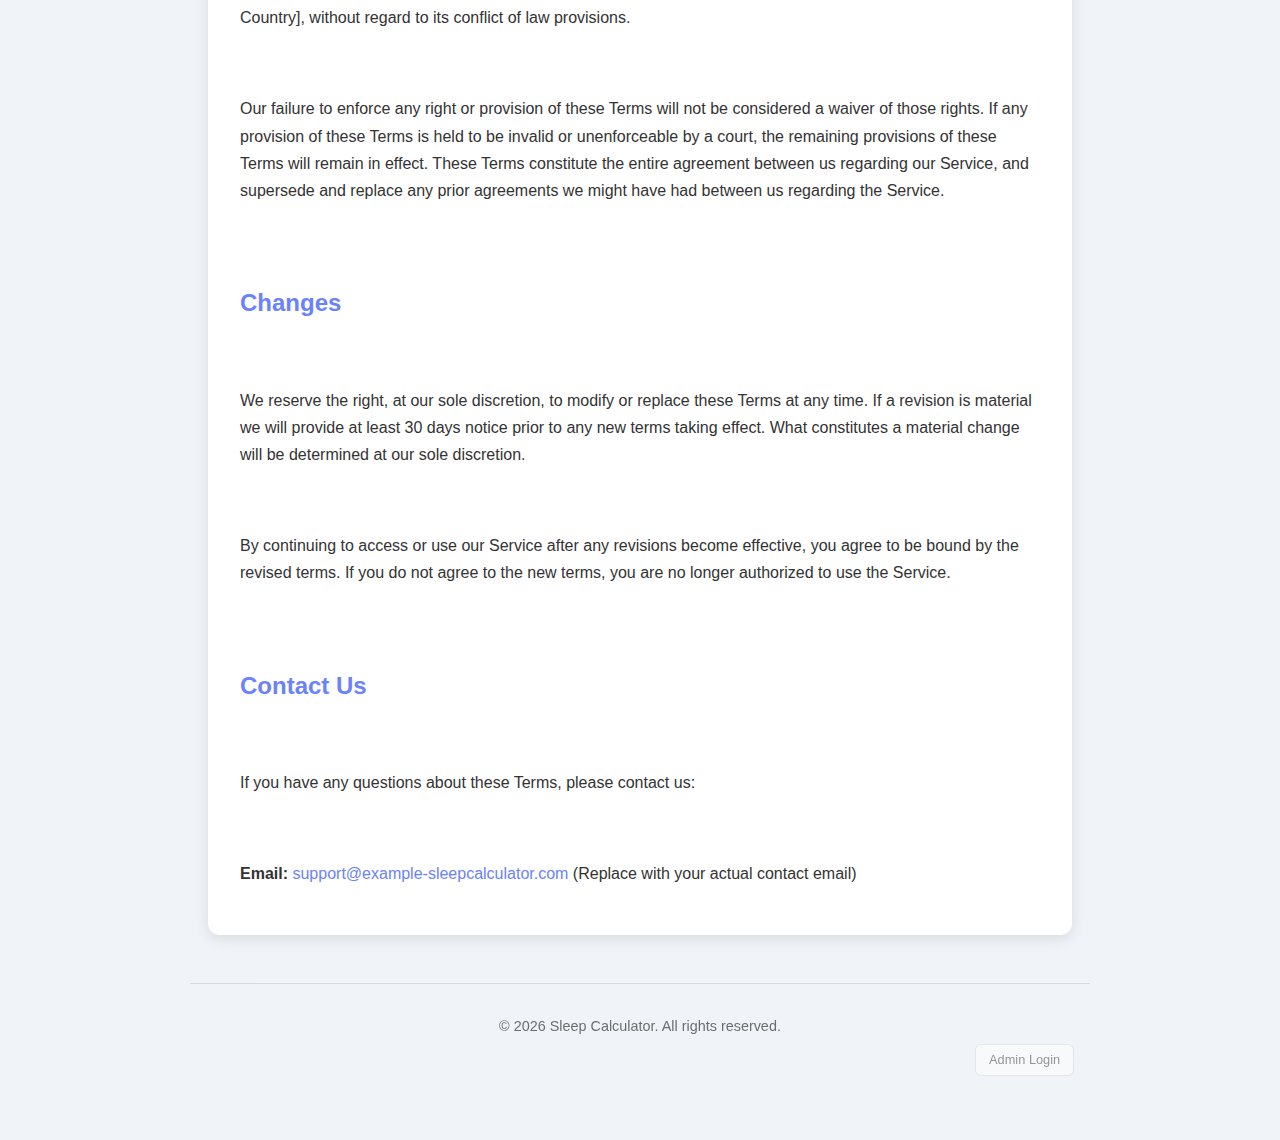
<file: terms.html>
<!doctype html>
      <html lang="en">
      <head>
        <meta charset="UTF-8" />
        <link rel="icon" type="image/svg+xml" href="/favicon.svg" />
        <meta name="viewport" content="width=device-width, initial-scale=1.0" />
        <title>Terms and Conditions - Sleep Calculator</title>
        <link rel="stylesheet" href="/style.css">
      </head>
      <body class="light-mode">
        <div id="app">
           <header>
            <div class="header-top">
              <h1>Sleep Calculator</h1>
              <button id="theme-toggle" aria-label="Toggle light/dark mode">🌙</button>
            </div>
            <nav class="main-nav">
              <ul>
                <li><a href="/">Home</a></li>
                <li><a href="/about.html">About Us</a></li>
                <li><a href="/contact.html">Contact Us</a></li>
                <li><a href="/privacy.html">Privacy Policy</a></li>
                <li><a href="/terms.html" class="active">Terms & Conditions</a></li>
              </ul>
            </nav>
          </header>

          <main class="static-page-content">
            <h1>Terms and Conditions</h1>
            <p><strong>Last Updated:</strong> [Date - e.g., July 26, 2024]</p>

            <p>Please read these Terms and Conditions ("Terms", "Terms and Conditions") carefully before using the Sleep Calculator website (the "Service") operated by Sleep Calculator ("us", "we", or "our").</p>

            <p>Your access to and use of the Service is conditioned upon your acceptance of and compliance with these Terms. These Terms apply to all visitors, users, and others who wish to access or use the Service.</p>

            <p>By accessing or using the Service, you agree to be bound by these Terms. If you disagree with any part of the terms, then you do not have permission to access the Service.</p>

            <h2>Use of the Service</h2>
            <p>The Service provides calculators and information related to sleep patterns for informational purposes only. The calculations are based on general sleep science principles and averages.</p>
            <p><strong>Disclaimer:</strong> The information provided by the Service is not intended as medical advice. Individual sleep needs vary. The calculators provide estimates and should not be used to diagnose or treat sleep disorders or other health conditions. Always consult with a qualified healthcare professional for any health concerns or before making any decisions related to your health or treatment.</p>
            <p>You agree not to use the Service:</p>
            <ul>
              <li>In any way that violates any applicable national or international law or regulation.</li>
              <li>For the purpose of exploiting, harming, or attempting to exploit or harm minors in any way.</li>
              <li>To transmit, or procure the sending of, any advertising or promotional material, including any "junk mail," "chain letter," "spam," or any other similar solicitation.</li>
              <li>To impersonate or attempt to impersonate Sleep Calculator, a Sleep Calculator employee, another user, or any other person or entity.</li>
              <li>In any way that infringes upon the rights of others, or in any way is illegal, threatening, fraudulent, or harmful, or in connection with any unlawful, illegal, fraudulent, or harmful purpose or activity.</li>
              <li>To engage in any other conduct that restricts or inhibits anyone's use or enjoyment of the Service, or which, as determined by us, may harm or offend Sleep Calculator or users of the Service or expose them to liability.</li>
              <li>To attempt to gain unauthorized access to the admin sections of the Service.</li>
            </ul>

            <h2>Accounts</h2>
            <p>When you create an account with us (e.g., for admin access), you guarantee that you are above the age of 18, and that the information you provide us is accurate, complete, and current at all times. Inaccurate, incomplete, or obsolete information may result in the immediate termination of your account on the Service.</p>
            <p>You are responsible for maintaining the confidentiality of your account and password, including but not limited to the restriction of access to your computer and/or account. You agree to accept responsibility for any and all activities or actions that occur under your account and/or password. You must notify us immediately upon becoming aware of any breach of security or unauthorized use of your account.</p>

            <h2>Intellectual Property</h2>
            <p>The Service and its original content (excluding content provided by users, if applicable), features, and functionality are and will remain the exclusive property of Sleep Calculator and its licensors. The Service is protected by copyright, trademark, and other laws of both the [Your Country] and foreign countries. Our trademarks and trade dress may not be used in connection with any product or service without the prior written consent of Sleep Calculator.</p>

            <h2>Links To Other Web Sites</h2>
            <p>Our Service may contain links to third-party web sites or services that are not owned or controlled by Sleep Calculator.</p>
            <p>Sleep Calculator has no control over, and assumes no responsibility for, the content, privacy policies, or practices of any third-party web sites or services. We do not warrant the offerings of any of these entities/individuals or their websites.</p>
            <p>You acknowledge and agree that Sleep Calculator shall not be responsible or liable, directly or indirectly, for any damage or loss caused or alleged to be caused by or in connection with use of or reliance on any such content, goods or services available on or through any such third-party web sites or services.</p>
            <p>We strongly advise you to read the terms and conditions and privacy policies of any third-party web sites or services that you visit.</p>

            <h2>Termination</h2>
            <p>We may terminate or suspend your access to the Service and/or your account immediately, without prior notice or liability, under our sole discretion, for any reason whatsoever and without limitation, including but not limited to a breach of the Terms.</p>
            <p>All provisions of the Terms which by their nature should survive termination shall survive termination, including, without limitation, ownership provisions, warranty disclaimers, indemnity, and limitations of liability.</p>

            <h2>Indemnification</h2>
            <p>You agree to defend, indemnify and hold harmless Sleep Calculator and its licensee and licensors, and their employees, contractors, agents, officers, and directors, from and against any and all claims, damages, obligations, losses, liabilities, costs or debt, and expenses (including but not limited to attorney's fees), resulting from or arising out of a) your use and access of the Service, by you or any person using your account and password; or b) a breach of these Terms.</p>

            <h2>Limitation Of Liability</h2>
            <p>In no event shall Sleep Calculator, nor its directors, employees, partners, agents, suppliers, or affiliates, be liable for any indirect, incidental, special, consequential or punitive damages, including without limitation, loss of profits, data, use, goodwill, or other intangible losses, resulting from (i) your access to or use of or inability to access or use the Service; (ii) any conduct or content of any third party on the Service; (iii) any content obtained from the Service; and (iv) unauthorized access, use or alteration of your transmissions or content, whether based on warranty, contract, tort (including negligence) or any other legal theory, whether or not we have been informed of the possibility of such damage, and even if a remedy set forth herein is found to have failed of its essential purpose.</p>

            <h2>Disclaimer</h2>
            <p>Your use of the Service is at your sole risk. The Service is provided on an "AS IS" and "AS AVAILABLE" basis. The Service is provided without warranties of any kind, whether express or implied, including, but not limited to, implied warranties of merchantability, fitness for a particular purpose, non-infringement or course of performance.</p>
            <p>Sleep Calculator its subsidiaries, affiliates, and its licensors do not warrant that a) the Service will function uninterrupted, secure or available at any particular time or location; b) any errors or defects will be corrected; c) the Service is free of viruses or other harmful components; or d) the results of using the Service will meet your requirements or provide accurate results.</p>

            <h2>Governing Law</h2>
            <p>These Terms shall be governed and construed in accordance with the laws of [Your Jurisdiction - e.g., State, Country], without regard to its conflict of law provisions.</p>
            <p>Our failure to enforce any right or provision of these Terms will not be considered a waiver of those rights. If any provision of these Terms is held to be invalid or unenforceable by a court, the remaining provisions of these Terms will remain in effect. These Terms constitute the entire agreement between us regarding our Service, and supersede and replace any prior agreements we might have had between us regarding the Service.</p>

            <h2>Changes</h2>
            <p>We reserve the right, at our sole discretion, to modify or replace these Terms at any time. If a revision is material we will provide at least 30 days notice prior to any new terms taking effect. What constitutes a material change will be determined at our sole discretion.</p>
            <p>By continuing to access or use our Service after any revisions become effective, you agree to be bound by the revised terms. If you do not agree to the new terms, you are no longer authorized to use the Service.</p>

            <h2>Contact Us</h2>
            <p>If you have any questions about these Terms, please contact us:</p>
            <p><strong>Email:</strong> <a href="mailto:support@example-sleepcalculator.com">support@example-sleepcalculator.com</a> (Replace with your actual contact email)</p>

          </main>

          <footer>
            <p>&copy; <span id="current-year"></span> Sleep Calculator. All rights reserved.</p>
             <!-- Update link to point to admin-login.html -->
            <a href="/admin-login.html" class="admin-login-button">Admin Login</a>
          </footer>
        </div>
         <script>
          // Basic theme handling for static pages
          const themeToggle = document.getElementById('theme-toggle');
          const currentYearSpan = document.getElementById('current-year');
          if (currentYearSpan) currentYearSpan.textContent = new Date().getFullYear();

          function applyStaticTheme() {
            const savedTheme = localStorage.getItem('theme');
            if (savedTheme === 'dark') {
              document.body.classList.add('dark-mode');
              document.body.classList.remove('light-mode');
              if (themeToggle) themeToggle.textContent = '☀️';
            } else {
              document.body.classList.add('light-mode');
              document.body.classList.remove('dark-mode');
              if (themeToggle) themeToggle.textContent = '🌙';
            }
          }

          function toggleStaticTheme() {
            document.body.classList.toggle('dark-mode');
            document.body.classList.toggle('light-mode');
            const isDarkMode = document.body.classList.contains('dark-mode');
            if (themeToggle) themeToggle.textContent = isDarkMode ? '☀️' : '🌙';
            localStorage.setItem('theme', isDarkMode ? 'dark' : 'light');
          }

          if (themeToggle) themeToggle.addEventListener('click', toggleStaticTheme);
          applyStaticTheme();

           // Set active link based on current page
          document.addEventListener('DOMContentLoaded', () => {
            const currentPath = window.location.pathname;
            const navLinks = document.querySelectorAll('.main-nav a');
            navLinks.forEach(link => {
              if (link.getAttribute('href') === currentPath) {
                link.classList.add('active');
              } else {
                link.classList.remove('active');
              }
            });
             // Ensure home link is active only on the root page
             if (currentPath !== '/') {
                 const homeLink = document.querySelector('.main-nav a[href="/"]');
                 if (homeLink) homeLink.classList.remove('active');
             }
          });
        </script>
      </body>
      </html>
</file>
<file: style.css>
:root {
  --primary-color-light: #6a82fb; /* Lighter blue */
  --secondary-color-light: #a6c1ff; /* Soft blue */
  --accent-color-light: #ffafbd; /* Soft pink accent */
  --text-color-light: #333;
  --bg-color-light: #f0f4f8; /* Very light blue/gray */
  --card-bg-light: #ffffff;
  --shadow-light: 0 4px 15px rgba(0, 0, 0, 0.1);
  --gradient-light: linear-gradient(135deg, #6a82fb, #a6c1ff);
  --result-item-bg-light: rgba(106, 130, 251, 0.1); /* Light background for result items */
  --result-item-border-light: rgba(106, 130, 251, 0.3);
  --rem-result-bg-light: rgba(166, 193, 255, 0.15); /* Slightly different for REM list */
  --rem-result-border-light: rgba(166, 193, 255, 0.4);
  --input-bg-light: #ffffff;
  --input-border-light: rgba(128, 128, 128, 0.3);
  --nav-link-color-light: #4a5568; /* Slightly muted text color for nav */
  --nav-link-hover-light: var(--primary-color-light);
  --nav-link-active-light: var(--primary-color-light);

  --primary-color-dark: #5a55e2; /* Deep purple */
  --secondary-color-dark: #3b37a0; /* Darker blue/purple */
  --accent-color-dark: #fbc2eb; /* Lighter pink accent */
  --text-color-dark: #e0e0e0;
  --bg-color-dark: #1a1a2e; /* Dark blue/purple */
  --card-bg-dark: #2a2a4e; /* Slightly lighter dark */
  --shadow-dark: 0 4px 15px rgba(0, 0, 0, 0.3);
  --gradient-dark: linear-gradient(135deg, #5a55e2, #3b37a0);
  --result-item-bg-dark: rgba(90, 85, 226, 0.15); /* Dark background for result items */
  --result-item-border-dark: rgba(90, 85, 226, 0.4);
  --rem-result-bg-dark: rgba(59, 55, 160, 0.2); /* Slightly different for REM list */
  --rem-result-border-dark: rgba(59, 55, 160, 0.5);
  --input-bg-dark: #2a2a4e;
  --input-border-dark: rgba(200, 200, 200, 0.4);
  --nav-link-color-dark: #cbd5e0; /* Lighter muted text color for nav */
  --nav-link-hover-dark: var(--accent-color-dark);
  --nav-link-active-dark: var(--accent-color-dark);


  --border-radius: 12px;
  --transition-speed: 0.3s;
}

body {
  font-family: 'Segoe UI', Tahoma, Geneva, Verdana, sans-serif;
  margin: 0;
  transition: background-color var(--transition-speed), color var(--transition-speed);
  line-height: 1.6;
}

body.light-mode {
  background-color: var(--bg-color-light);
  color: var(--text-color-light);
}

body.dark-mode {
  background-color: var(--bg-color-dark);
  color: var(--text-color-dark);
}

#app {
  max-width: 900px;
  margin: 2rem auto;
  padding: 1rem;
}

header {
  margin-bottom: 2rem;
  padding-bottom: 1rem;
  border-bottom: 1px solid rgba(128, 128, 128, 0.3);
}

.header-top {
  display: flex;
  justify-content: space-between;
  align-items: center;
  margin-bottom: 1rem; /* Space between title/toggle and nav */
}

header h1 {
  margin: 0;
  font-size: 2.5rem;
  font-weight: 700;
  background: var(--gradient-light); /* Default gradient */
  -webkit-background-clip: text;
  -webkit-text-fill-color: transparent;
  background-clip: text;
  text-fill-color: transparent;
}

body.dark-mode header h1 {
  background: var(--gradient-dark);
   -webkit-background-clip: text;
  -webkit-text-fill-color: transparent;
  background-clip: text;
  text-fill-color: transparent;
}


#theme-toggle {
  background: none;
  border: none;
  font-size: 1.8rem;
  cursor: pointer;
  padding: 5px;
  border-radius: 50%;
  transition: background-color var(--transition-speed);
}

#theme-toggle:hover {
  background-color: rgba(128, 128, 128, 0.2);
}

/* Navigation Menu Styles */
nav.main-nav ul {
  list-style: none;
  padding: 0;
  margin: 0;
  display: flex;
  justify-content: center; /* Center nav items */
  gap: 1.5rem; /* Space between nav items */
  flex-wrap: wrap; /* Allow wrapping on smaller screens */
}

nav.main-nav li {
  display: inline-block;
}

nav.main-nav a {
  text-decoration: none;
  font-size: 1rem;
  font-weight: 500;
  padding: 0.5rem 0.2rem; /* Add some padding */
  position: relative;
  transition: color var(--transition-speed);
}

body.light-mode nav.main-nav a {
  color: var(--nav-link-color-light);
}
body.dark-mode nav.main-nav a {
  color: var(--nav-link-color-dark);
}

nav.main-nav a::after {
  content: '';
  position: absolute;
  width: 0;
  height: 2px;
  bottom: 0;
  left: 50%;
  transform: translateX(-50%);
  background-color: var(--nav-link-hover-light); /* Default */
  transition: width 0.3s ease-in-out;
}
body.dark-mode nav.main-nav a::after {
   background-color: var(--nav-link-hover-dark);
}


nav.main-nav a:hover::after,
nav.main-nav a.active::after {
  width: 100%; /* Underline expands on hover/active */
}

nav.main-nav a:hover,
nav.main-nav a.active {
   color: var(--nav-link-hover-light); /* Default */
}
body.dark-mode nav.main-nav a:hover,
body.dark-mode nav.main-nav a.active {
   color: var(--nav-link-hover-dark);
}


main {
  display: grid;
  gap: 2rem;
}

.card {
  padding: 1.5rem 2rem;
  border-radius: var(--border-radius);
  transition: background-color var(--transition-speed), box-shadow var(--transition-speed);
}

body.light-mode .card {
  background-color: var(--card-bg-light);
  box-shadow: var(--shadow-light);
}

body.dark-mode .card {
  background-color: var(--card-bg-dark);
  box-shadow: var(--shadow-dark);
}

.calculator-section h2 {
  margin-top: 0;
  margin-bottom: 1rem;
  font-size: 1.8rem;
  display: flex;
  align-items: center;
  gap: 0.5rem;
}

.calculator-section h2 .icon {
  font-size: 1.5rem;
}

.calculator-section p {
  margin-bottom: 1.5rem;
  color: inherit; /* Inherit from body */
  opacity: 0.9;
}

body.light-mode .calculator-section p {
   color: var(--text-color-light);
}
body.dark-mode .calculator-section p {
   color: var(--text-color-dark);
}


.tabs {
  display: flex;
  margin-bottom: 1.5rem;
  border-bottom: 1px solid rgba(128, 128, 128, 0.3);
}

.tab-button {
  padding: 0.8rem 1.2rem;
  border: none;
  background: none;
  cursor: pointer;
  font-size: 1rem;
  font-weight: 500;
  position: relative;
  transition: color var(--transition-speed), opacity var(--transition-speed);
  color: inherit; /* Inherit color */
  opacity: 0.7;
}

body.light-mode .tab-button { color: var(--text-color-light); }
body.dark-mode .tab-button { color: var(--text-color-dark); }


.tab-button::after {
  content: '';
  position: absolute;
  bottom: -1px; /* Align with border */
  left: 0;
  width: 100%;
  height: 3px;
  background-color: var(--primary-color-light); /* Default */
  transform: scaleX(0);
  transition: transform var(--transition-speed) ease-in-out;
}
body.dark-mode .tab-button::after {
   background-color: var(--primary-color-dark);
}


.tab-button.active {
  opacity: 1;
  font-weight: 600;
}

.tab-button.active::after {
  transform: scaleX(1);
}

.calculator-form {
  display: none; /* Hide forms by default */
  flex-direction: column;
  gap: 1.2rem;
}

.calculator-form.active-form {
  display: flex; /* Show active form */
}

.calculator-form label {
  font-weight: 500;
  margin-bottom: -0.8rem; /* Tighter spacing */
}

/* Description text below inputs */
.input-description {
    font-size: 0.85rem;
    opacity: 0.7;
    margin-top: -0.8rem; /* Pull closer to the input */
    display: block; /* Ensure it takes its own line */
}

/* Styles for Flatpickr input container */
.time-picker-container {
    position: relative; /* Needed for potential icon placement */
}

/* Styles for Flatpickr input itself */
input.flatpickr-input {
    width: 100%;
    padding: 0.7rem 1rem;
    border: 1px solid var(--input-border-light);
    border-radius: calc(var(--border-radius) / 1.5);
    font-size: 1rem;
    background-color: var(--input-bg-light);
    color: var(--text-color-light);
    box-sizing: border-box;
    transition: background-color var(--transition-speed), border-color var(--transition-speed), color var(--transition-speed);
    cursor: pointer; /* Indicate it's clickable */
}
body.dark-mode input.flatpickr-input {
    background-color: var(--input-bg-dark);
    color: var(--text-color-dark);
    border-color: var(--input-border-dark);
}
input.flatpickr-input:focus {
    outline: none;
    border-color: var(--primary-color-light);
    box-shadow: 0 0 0 2px rgba(106, 130, 251, 0.3); /* Focus ring */
}
body.dark-mode input.flatpickr-input:focus {
    border-color: var(--primary-color-dark);
    box-shadow: 0 0 0 2px rgba(90, 85, 226, 0.4); /* Focus ring */
}
/* Add a calendar icon (optional) */
input.flatpickr-input {
    background-image: url("data:image/svg+xml,%3Csvg xmlns='http://www.w3.org/2000/svg' width='16' height='16' fill='%23888' viewBox='0 0 16 16'%3E%3Cpath d='M11 6.5a.5.5 0 0 1 .5-.5h1a.5.5 0 0 1 .5.5v1a.5.5 0 0 1-.5.5h-1a.5.5 0 0 1-.5-.5v-1zm-3 0a.5.5 0 0 1 .5-.5h1a.5.5 0 0 1 .5.5v1a.5.5 0 0 1-.5.5h-1a.5.5 0 0 1-.5-.5v-1zm-5 3a.5.5 0 0 1 .5-.5h1a.5.5 0 0 1 .5.5v1a.5.5 0 0 1-.5.5h-1a.5.5 0 0 1-.5-.5v-1zm3 0a.5.5 0 0 1 .5-.5h1a.5.5 0 0 1 .5.5v1a.5.5 0 0 1-.5.5h-1a.5.5 0 0 1-.5-.5v-1z'/%3E%3Cpath d='M3.5 0a.5.5 0 0 1 .5.5V1h8V.5a.5.5 0 0 1 1 0V1h1a2 2 0 0 1 2 2v11a2 2 0 0 1-2 2H2a2 2 0 0 1-2-2V3a2 2 0 0 1 2-2h1V.5a.5.5 0 0 1 .5-.5zM1 4v10a1 1 0 0 0 1 1h12a1 1 0 0 0 1-1V4H1z'/%3E%3C/svg%3E");
    background-repeat: no-repeat;
    background-position: right 1rem center;
    background-size: 1em;
    padding-right: 3rem; /* Make space for icon */
}
body.dark-mode input.flatpickr-input {
     background-image: url("data:image/svg+xml,%3Csvg xmlns='http://www.w3.org/2000/svg' width='16' height='16' fill='%23ccc' viewBox='0 0 16 16'%3E%3Cpath d='M11 6.5a.5.5 0 0 1 .5-.5h1a.5.5 0 0 1 .5.5v1a.5.5 0 0 1-.5.5h-1a.5.5 0 0 1-.5-.5v-1zm-3 0a.5.5 0 0 1 .5-.5h1a.5.5 0 0 1 .5.5v1a.5.5 0 0 1-.5.5h-1a.5.5 0 0 1-.5-.5v-1zm-5 3a.5.5 0 0 1 .5-.5h1a.5.5 0 0 1 .5.5v1a.5.5 0 0 1-.5.5h-1a.5.5 0 0 1-.5-.5v-1zm3 0a.5.5 0 0 1 .5-.5h1a.5.5 0 0 1 .5.5v1a.5.5 0 0 1-.5.5h-1a.5.5 0 0 1-.5-.5v-1z'/%3E%3Cpath d='M3.5 0a.5.5 0 0 1 .5.5V1h8V.5a.5.5 0 0 1 1 0V1h1a2 2 0 0 1 2 2v11a2 2 0 0 1-2 2H2a2 2 0 0 1-2-2V3a2 2 0 0 1 2-2h1V.5a.5.5 0 0 1 .5-.5zM1 4v10a1 1 0 0 0 1 1h12a1 1 0 0 0 1-1V4H1z'/%3E%3C/svg%3E");
}


.calculate-button {
  padding: 0.8rem 1.5rem;
  font-size: 1.1rem;
  font-weight: 600;
  color: white;
  border: none;
  border-radius: var(--border-radius);
  cursor: pointer;
  transition: transform 0.2s, box-shadow 0.2s;
  background: var(--gradient-light); /* Default */
  box-shadow: 0 2px 5px rgba(0, 0, 0, 0.1);
  margin-top: 0.5rem; /* Add some space above button */
}
body.dark-mode .calculate-button {
   background: var(--gradient-dark);
   box-shadow: 0 2px 8px rgba(0, 0, 0, 0.3);
}


.calculate-button:hover {
  transform: translateY(-2px);
  box-shadow: 0 4px 10px rgba(0, 0, 0, 0.15);
}
body.dark-mode .calculate-button:hover {
   box-shadow: 0 4px 12px rgba(0, 0, 0, 0.4);
}


.calculate-button:active {
  transform: translateY(0);
  box-shadow: 0 1px 3px rgba(0, 0, 0, 0.1);
}
body.dark-mode .calculate-button:active {
   box-shadow: 0 1px 4px rgba(0, 0, 0, 0.3);
}


.results {
  margin-top: 1.5rem;
  padding: 1rem;
  border-radius: calc(var(--border-radius) / 1.5);
  background-color: rgba(128, 128, 128, 0.05);
  display: none; /* Hidden initially */
}

.results p:first-of-type { /* Target the paragraph before the list */
  margin-bottom: 0.8rem;
  font-weight: 500;
}

.results ul {
  list-style: none;
  padding: 0;
  margin: 0 0 1rem 0;
  display: grid; /* Use grid for better alignment */
  gap: 0.8rem;
}

/* Specific grid for sleep cycle results */
#bedtime-options, #wakeup-options {
  grid-template-columns: repeat(auto-fit, minmax(180px, 1fr)); /* Responsive grid */
}


/* Style for individual time result list items */
.results li.time-result-item {
  display: flex; /* Use flexbox for internal alignment */
  align-items: baseline; /* Align text nicely */
  justify-content: center; /* Center content */
  padding: 0.8rem 1rem;
  border-radius: calc(var(--border-radius) / 1.5);
  border: 1px solid var(--result-item-border-light);
  background-color: var(--result-item-bg-light);
  box-shadow: 0 1px 3px rgba(0, 0, 0, 0.05);
  transition: background-color var(--transition-speed), border-color var(--transition-speed);
}
body.dark-mode .results li.time-result-item {
  background-color: var(--result-item-bg-dark);
  border-color: var(--result-item-border-dark);
}

.results li.time-result-item .time-part {
  font-weight: 600;
  font-size: 1.2em; /* Make time parts slightly larger */
}
.results li.time-result-item .time-separator {
  margin: 0 0.1em;
  font-weight: 600;
   font-size: 1.2em;
}
.results li.time-result-item .ampm {
  font-size: 1em; /* Slightly smaller AM/PM */
  margin-left: 0.3em;
  font-weight: 500;
  opacity: 0.9;
}
.results li.time-result-item .cycle-count {
  font-size: 0.85em;
  margin-left: 0.7em;
  opacity: 0.8;
  font-style: italic;
}


.results .note {
  font-size: 0.9rem;
  opacity: 0.8;
  margin-top: 1rem;
  margin-bottom: 0;
  text-align: center;
}

/* REM Calc Specific */
#rem-form input[type="number"] {
    padding: 0.6rem 0.8rem;
    border: 1px solid var(--input-border-light);
    border-radius: calc(var(--border-radius) / 2);
    font-size: 1rem;
    background-color: var(--input-bg-light);
    color: var(--text-color-light);
    transition: background-color var(--transition-speed), border-color var(--transition-speed);
    width: 100%; /* Make inputs full width */
    box-sizing: border-box; /* Include padding and border in width */
    max-width: 200px; /* Optional: Limit max width */
}
body.dark-mode #rem-form input[type="number"] {
    background-color: var(--input-bg-dark);
    color: var(--text-color-dark);
    border-color: var(--input-border-dark);
}
#rem-form input[type="number"]:focus {
    outline: none;
    border-color: var(--primary-color-light);
}
body.dark-mode #rem-form input[type="number"]:focus {
    border-color: var(--primary-color-dark);
}

/* REM Results List */
#rem-results ul#rem-phase-list {
    display: block; /* Override grid */
    grid-template-columns: none; /* Reset grid columns */
}

#rem-results li.rem-result-item {
    background-color: var(--rem-result-bg-light);
    border: 1px solid var(--rem-result-border-light);
    color: inherit; /* Inherit text color */
    padding: 0.8rem 1.2rem;
    margin-bottom: 0.5rem; /* Space between REM items */
    border-radius: calc(var(--border-radius) / 2);
    line-height: 1.5;
    /* Reset styles inherited from time-result-item if needed */
    display: block;
    text-align: left;
    box-shadow: none;
}
body.dark-mode #rem-results li.rem-result-item {
    background-color: var(--rem-result-bg-dark);
    border-color: var(--rem-result-border-dark);
}
#rem-results li.rem-result-item strong {
    font-weight: 600;
    color: var(--primary-color-light); /* Highlight cycle number */
}
body.dark-mode #rem-results li.rem-result-item strong {
    color: var(--primary-color-dark);
}

#rem-results li.rem-result-item em {
    font-style: normal;
    opacity: 0.9;
    margin-left: 1em; /* Indent details */
    display: inline-block; /* Ensure proper spacing */
}
#rem-results li.final-wake {
    margin-top: 1rem;
    background-color: transparent;
    border: none;
    border-top: 1px dashed rgba(128, 128, 128, 0.3);
    padding-top: 1rem;
    text-align: center;
    font-weight: 600;
}
body.dark-mode #rem-results li.final-wake {
     border-top-color: rgba(200, 200, 200, 0.3);
}


/* Chart Container */
.chart-container {
    margin-top: 1.5rem;
    position: relative; /* Needed for Chart.js responsiveness */
    height: 250px; /* Default height */
    width: 100%;
}

#rem-chart {
    display: block; /* Prevent extra space */
    max-width: 100%; /* Ensure it doesn't overflow */
    height: 100%; /* Fill container height */
    width: 100%; /* Fill container width */
}


/* AI Placeholders */
.feature-placeholder {
    border: 2px dashed rgba(128, 128, 128, 0.4);
    padding: 1rem;
    border-radius: var(--border-radius);
    text-align: center;
    opacity: 0.7;
    margin-bottom: 1rem; /* Add space between placeholders */
}
.feature-placeholder h4 {
    margin-top: 0;
    margin-bottom: 0.5rem;
}
.feature-placeholder p {
    margin-bottom: 0;
    font-size: 0.9rem;
}


footer {
  margin-top: 3rem;
  text-align: center;
  font-size: 0.9rem;
  opacity: 0.7;
  padding-top: 1rem;
  border-top: 1px solid rgba(128, 128, 128, 0.3);
  position: relative; /* Needed for absolute positioning of the button if desired */
  padding-bottom: 2.5rem; /* Add padding to prevent overlap if button is at bottom */
}

/* Adjust footer paragraph alignment if needed */
footer p {
  text-align: center; /* Keep copyright centered */
}

.admin-login-button {
  position: absolute; /* Position it within the footer */
  bottom: 1rem; /* Distance from bottom */
  right: 1rem; /* Distance from right */
  padding: 0.3rem 0.8rem;
  font-size: 0.8rem;
  text-decoration: none;
  border: 1px solid var(--input-border-light);
  border-radius: calc(var(--border-radius) / 2);
  color: var(--text-color-light);
  background-color: var(--card-bg-light);
  transition: background-color var(--transition-speed), color var(--transition-speed), border-color var(--transition-speed);
  opacity: 0.7;
}

body.dark-mode .admin-login-button {
  color: var(--text-color-dark);
  background-color: var(--card-bg-dark);
  border-color: var(--input-border-dark);
}

.admin-login-button:hover {
  opacity: 1;
  background-color: var(--result-item-bg-light); /* Subtle hover */
  border-color: var(--primary-color-light);
}

body.dark-mode .admin-login-button:hover {
  background-color: var(--result-item-bg-dark);
  border-color: var(--primary-color-dark);
}


/* Responsive Design */
@media (max-width: 768px) {
  header h1 {
    font-size: 2rem;
  }
  nav.main-nav ul {
      gap: 1rem; /* Slightly reduce gap */
      justify-content: space-around; /* Better distribution */
  }
  nav.main-nav a {
      font-size: 0.95rem;
  }
  .card {
    padding: 1rem 1.5rem;
  }
  .calculator-section h2 {
    font-size: 1.5rem;
  }
   .results ul#bedtime-options,
   .results ul#wakeup-options {
     grid-template-columns: repeat(auto-fit, minmax(160px, 1fr)); /* Adjust grid for smaller screens */
   }
   .results li.time-result-item {
       padding: 0.6rem 0.8rem;
       font-size: 0.95em; /* Slightly smaller font */
   }
   .chart-container {
       height: 220px; /* Adjust chart height */
   }
}

@media (max-width: 480px) {
  #app {
    padding: 0.5rem;
    margin: 1rem auto;
  }
  .header-top {
    flex-direction: column;
    gap: 0.5rem;
    text-align: center;
    margin-bottom: 1rem;
  }
  nav.main-nav ul {
      gap: 0.5rem; /* Reduce gap further */
      justify-content: space-around;
  }
   nav.main-nav a {
      font-size: 0.9rem;
      padding: 0.4rem 0.1rem;
  }
  .tabs {
      font-size: 0.9rem; /* Smaller tabs */
  }
  .tab-button {
      padding: 0.6rem 0.8rem;
  }
  input.flatpickr-input {
      padding: 0.6rem 0.8rem;
      padding-right: 2.5rem; /* Adjust icon padding */
      font-size: 0.95rem;
  }
  .calculate-button {
      font-size: 1rem;
      padding: 0.7rem 1.2rem;
  }
  .results ul#bedtime-options,
  .results ul#wakeup-options {
      grid-template-columns: 1fr; /* Stack results on very small screens */
      gap: 0.5rem;
  }
   .results li.time-result-item {
      padding: 0.5rem 0.8rem;
      font-size: 0.9em;
   }
   .results li.time-result-item .time-part {
       font-size: 1.1em;
   }
    .results li.time-result-item .cycle-count {
       font-size: 0.8em;
       margin-left: 0.5em;
   }
   .chart-container {
       height: 200px; /* Reduce chart height further */
   }
   #rem-form input[type="number"] {
       max-width: none; /* Allow full width on small screens */
   }
   /* Responsive adjustments for the admin button */
   .admin-login-button {
    font-size: 0.75rem;
    padding: 0.25rem 0.6rem;
    /* Optional: Make it less intrusive on small screens */
    /* position: static; */
    /* display: block; */
    /* margin: 0.5rem auto 0; */
    /* width: fit-content; */
  }
  footer {
     padding-bottom: 3.5rem; /* More space if button is absolutely positioned */
  }
}

/* --- Flatpickr Time Picker Enhancements --- */

/* General popup styling */
.flatpickr-calendar {
    border-radius: var(--border-radius);
    box-shadow: var(--shadow-light);
    /* Make width slightly wider for easier interaction */
    width: auto; /* Allow content to determine width */
    min-width: 280px; /* Ensure minimum width */
}
body.dark-mode .flatpickr-calendar {
    background: var(--card-bg-dark);
    border: 1px solid var(--input-border-dark);
    box-shadow: var(--shadow-dark);
}

/* Time container */
.flatpickr-time {
    padding: 10px; /* Add some padding */
    border-radius: var(--border-radius); /* Match overall radius */
}
body.dark-mode .flatpickr-time {
    border-top: 1px solid var(--input-border-dark); /* Add separator in dark mode */
}

/* Input wrappers (hour, minute, am/pm) */
.flatpickr-time .numInputWrapper {
    margin: 0 4px; /* Add slight spacing */
    flex: 1; /* Allow flexible sizing */
}

/* Hour/Minute inputs */
.flatpickr-time .numInput {
    font-size: 1.3rem; /* Larger font size */
    font-weight: 500;
    border: none;
    background: transparent;
    padding: 5px 0; /* Adjust vertical padding */
    text-align: center;
    appearance: textfield; /* Remove default number input spinners */
    -moz-appearance: textfield;
    color: var(--text-color-light);
    border-bottom: 2px solid transparent; /* Add space for focus indicator */
    transition: border-color var(--transition-speed);
}
body.dark-mode .flatpickr-time .numInput {
    color: var(--text-color-dark);
}
.flatpickr-time .numInput:focus {
    outline: none;
    border-bottom-color: var(--primary-color-light);
}
body.dark-mode .flatpickr-time .numInput:focus {
    border-bottom-color: var(--primary-color-dark);
}

/* Arrows */
.flatpickr-time .arrowUp,
.flatpickr-time .arrowDown {
    cursor: pointer;
    height: 18px; /* Increase clickable area */
    padding: 0 8px; /* Add horizontal padding */
    opacity: 0.7;
    transition: opacity var(--transition-speed);
}
.flatpickr-time .arrowUp:hover,
.flatpickr-time .arrowDown:hover {
    opacity: 1;
    background: rgba(128, 128, 128, 0.1); /* Subtle hover effect */
}
.flatpickr-time .arrowUp::after {
    border-bottom-color: var(--primary-color-light);
    border-width: 0 4px 4px; /* Make arrow slightly bolder */
}
.flatpickr-time .arrowDown::after {
    border-top-color: var(--primary-color-light);
    border-width: 4px 4px 0; /* Make arrow slightly bolder */
}
body.dark-mode .flatpickr-time .arrowUp::after {
    border-bottom-color: var(--primary-color-dark);
}
body.dark-mode .flatpickr-time .arrowDown::after {
    border-top-color: var(--primary-color-dark);
}

/* AM/PM selector */
.flatpickr-am-pm {
    font-size: 1.2rem; /* Larger font */
    padding: 8px 6px; /* Adjust padding */
    font-weight: 500;
    color: var(--text-color-light);
    transition: background-color var(--transition-speed), color var(--transition-speed);
}
body.dark-mode .flatpickr-am-pm {
    color: var(--text-color-dark);
}
.flatpickr-am-pm:hover {
    background: var(--primary-color-light);
    color: white;
}
body.dark-mode .flatpickr-am-pm:hover {
    background: var(--primary-color-dark);
    color: var(--text-color-dark); /* Keep text readable */
}
.flatpickr-am-pm:focus {
    outline: none;
    background: rgba(128, 128, 128, 0.1);
}

/* Time separator */
.flatpickr-time .flatpickr-time-separator {
    font-size: 1.3rem; /* Match input font size */
    font-weight: 500;
    color: inherit;
    margin-top: 5px; /* Align vertically better */
}

/* Mobile specific adjustments */
@media (max-width: 480px) {
    .flatpickr-calendar {
        /* Ensure it fits screen width */
        max-width: 95vw;
        min-width: 0;
        width: auto;
    }
    .flatpickr-time .numInput {
        font-size: 1.5rem; /* Even larger on mobile */
    }
    .flatpickr-am-pm {
        font-size: 1.4rem; /* Larger AM/PM */
    }
    .flatpickr-time .arrowUp,
    .flatpickr-time .arrowDown {
        height: 22px; /* Larger touch target */
    }
}

/* Styles for static content pages */
.static-page-content {
  max-width: 800px;
  margin: 2rem auto;
  padding: 2rem;
  background-color: var(--card-bg-light);
  border-radius: var(--border-radius);
  box-shadow: var(--shadow-light);
}
body.dark-mode .static-page-content {
  background-color: var(--card-bg-dark);
  box-shadow: var(--shadow-dark);
}
.static-page-content h1 {
  margin-top: 0;
  margin-bottom: 1.5rem;
  border-bottom: 1px solid rgba(128, 128, 128, 0.3);
  padding-bottom: 0.8rem;
}
.static-page-content h2 {
  margin-top: 2rem;
  margin-bottom: 1rem;
  color: var(--primary-color-light);
}
body.dark-mode .static-page-content h2 {
  color: var(--primary-color-dark);
}
.static-page-content p {
  margin-bottom: 1rem;
  line-height: 1.7;
}
.static-page-content ul {
  margin-bottom: 1rem;
  padding-left: 1.5rem;
}
.static-page-content li {
  margin-bottom: 0.5rem;
}
.static-page-content a {
  color: var(--primary-color-light);
  text-decoration: none;
  transition: color var(--transition-speed);
}
body.dark-mode .static-page-content a {
  color: var(--accent-color-dark);
}
.static-page-content a:hover {
  text-decoration: underline;
  color: var(--secondary-color-light);
}
body.dark-mode .static-page-content a:hover {
  color: var(--secondary-color-dark);
}
</file>
